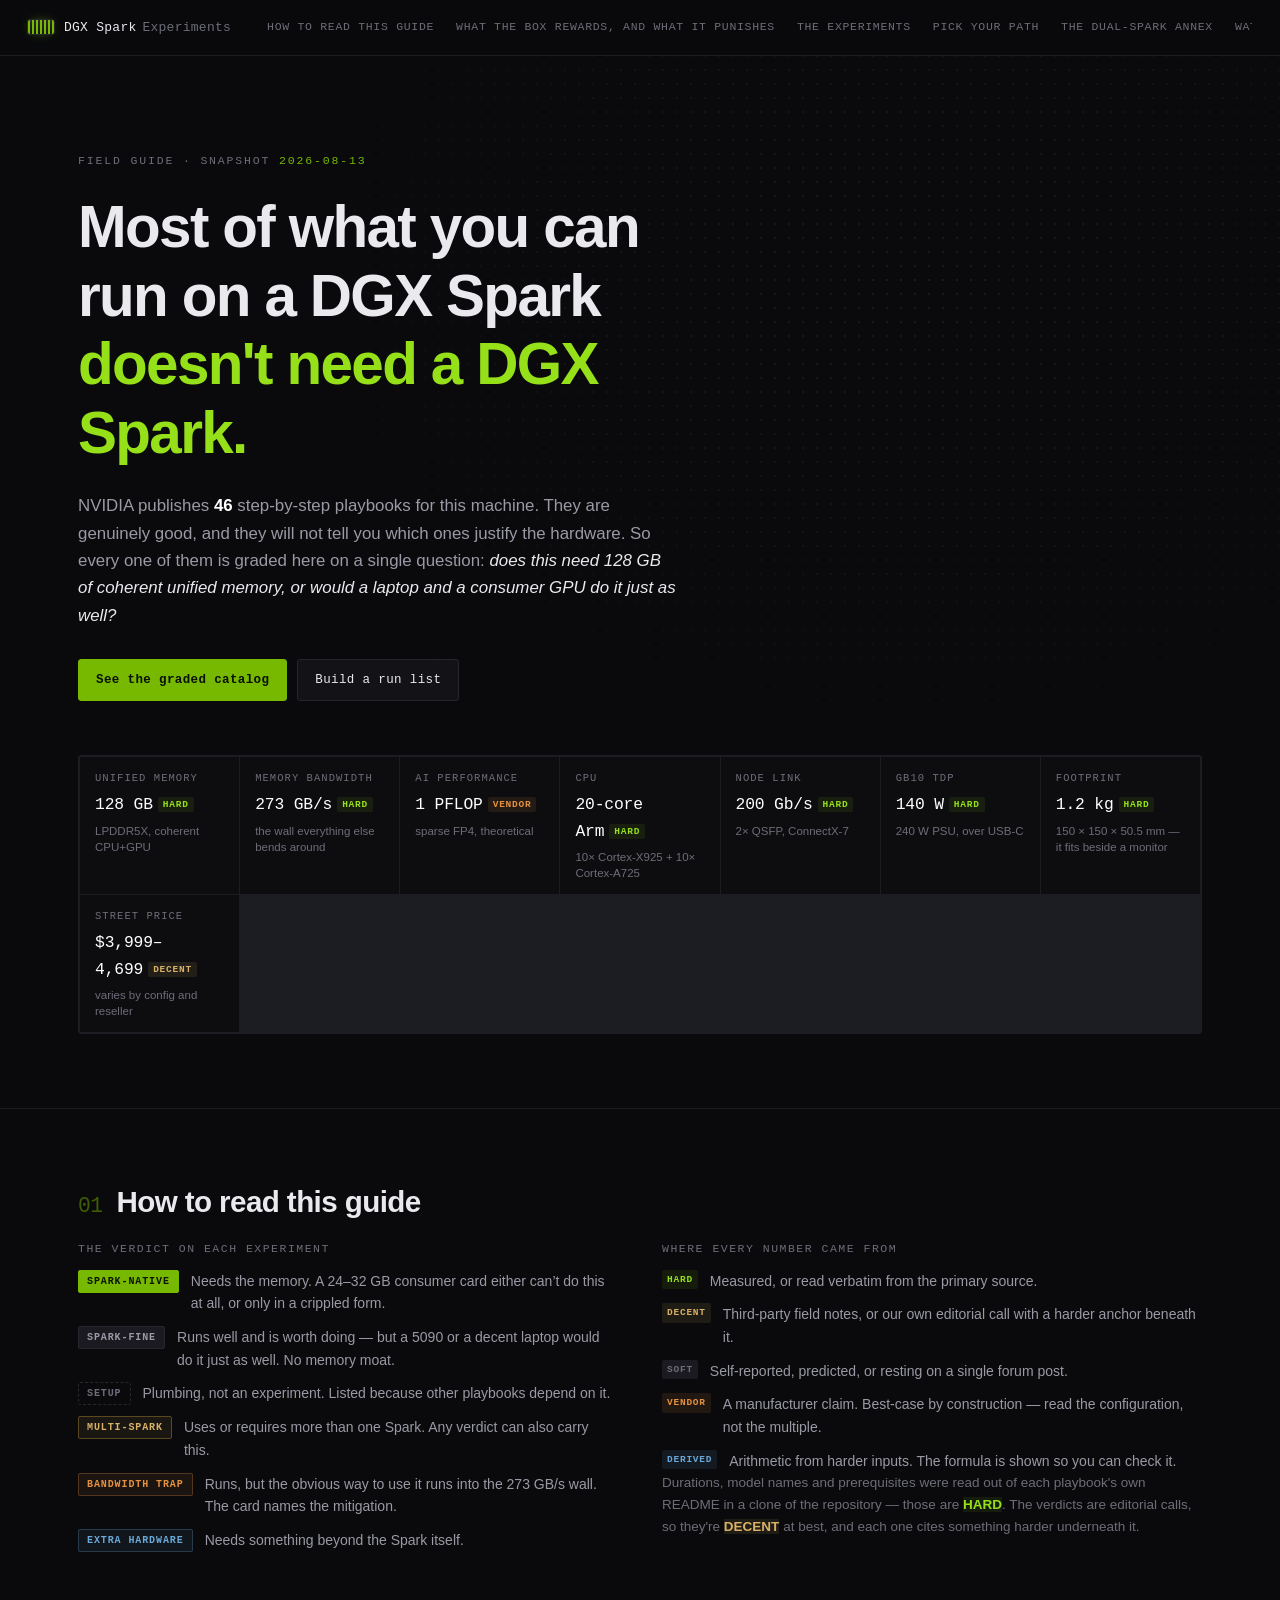
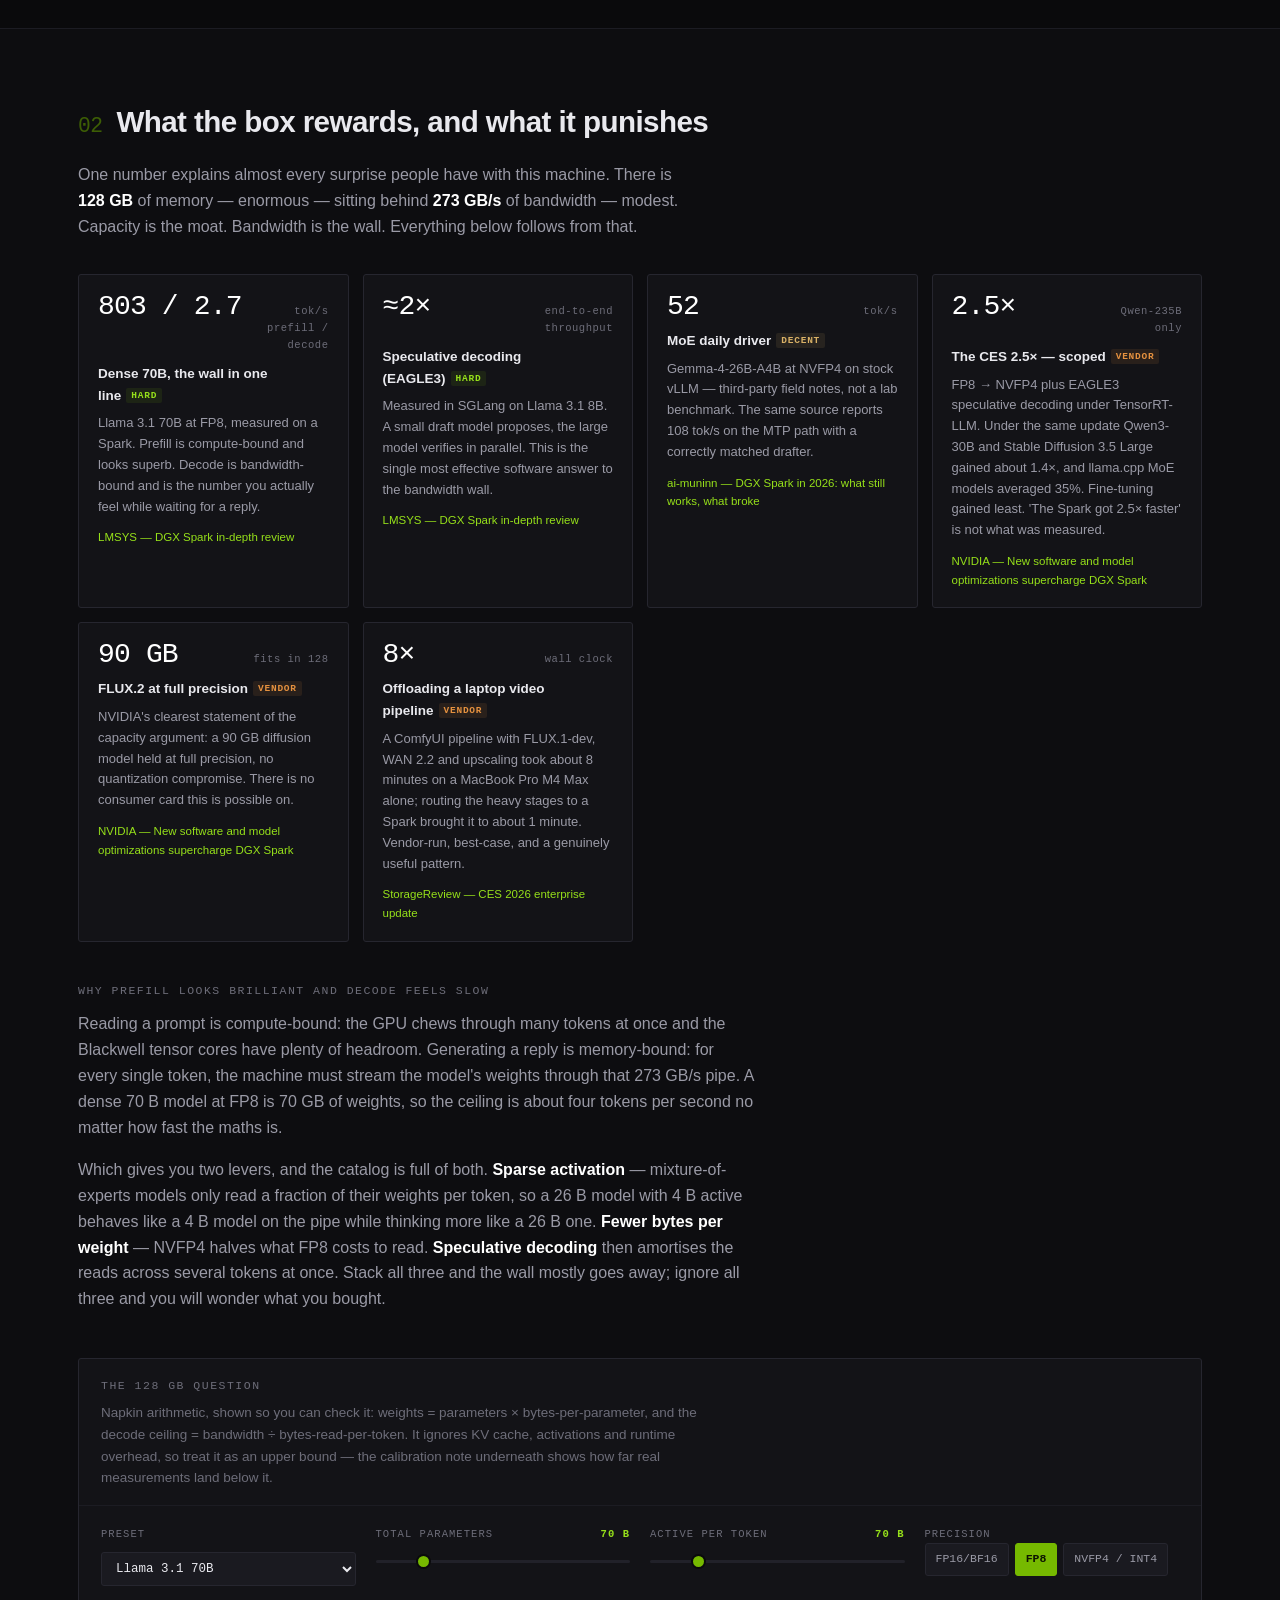
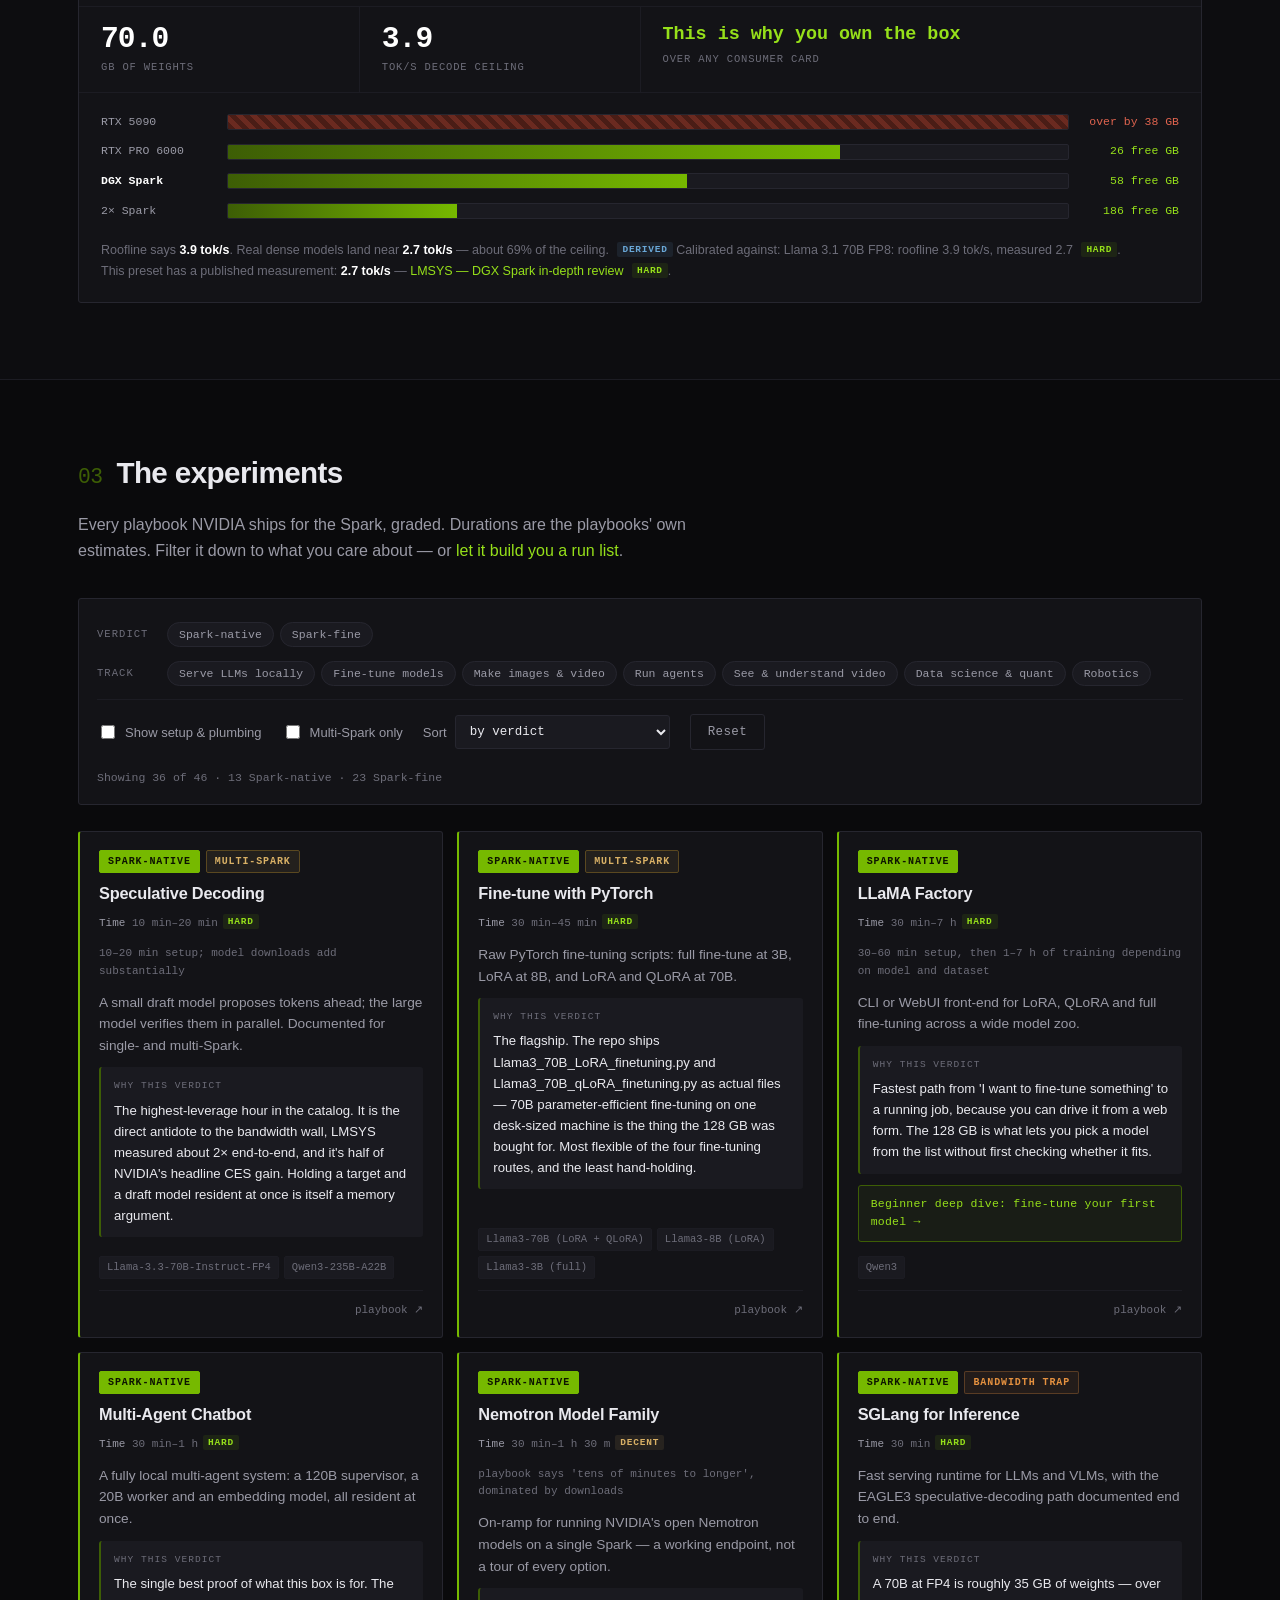
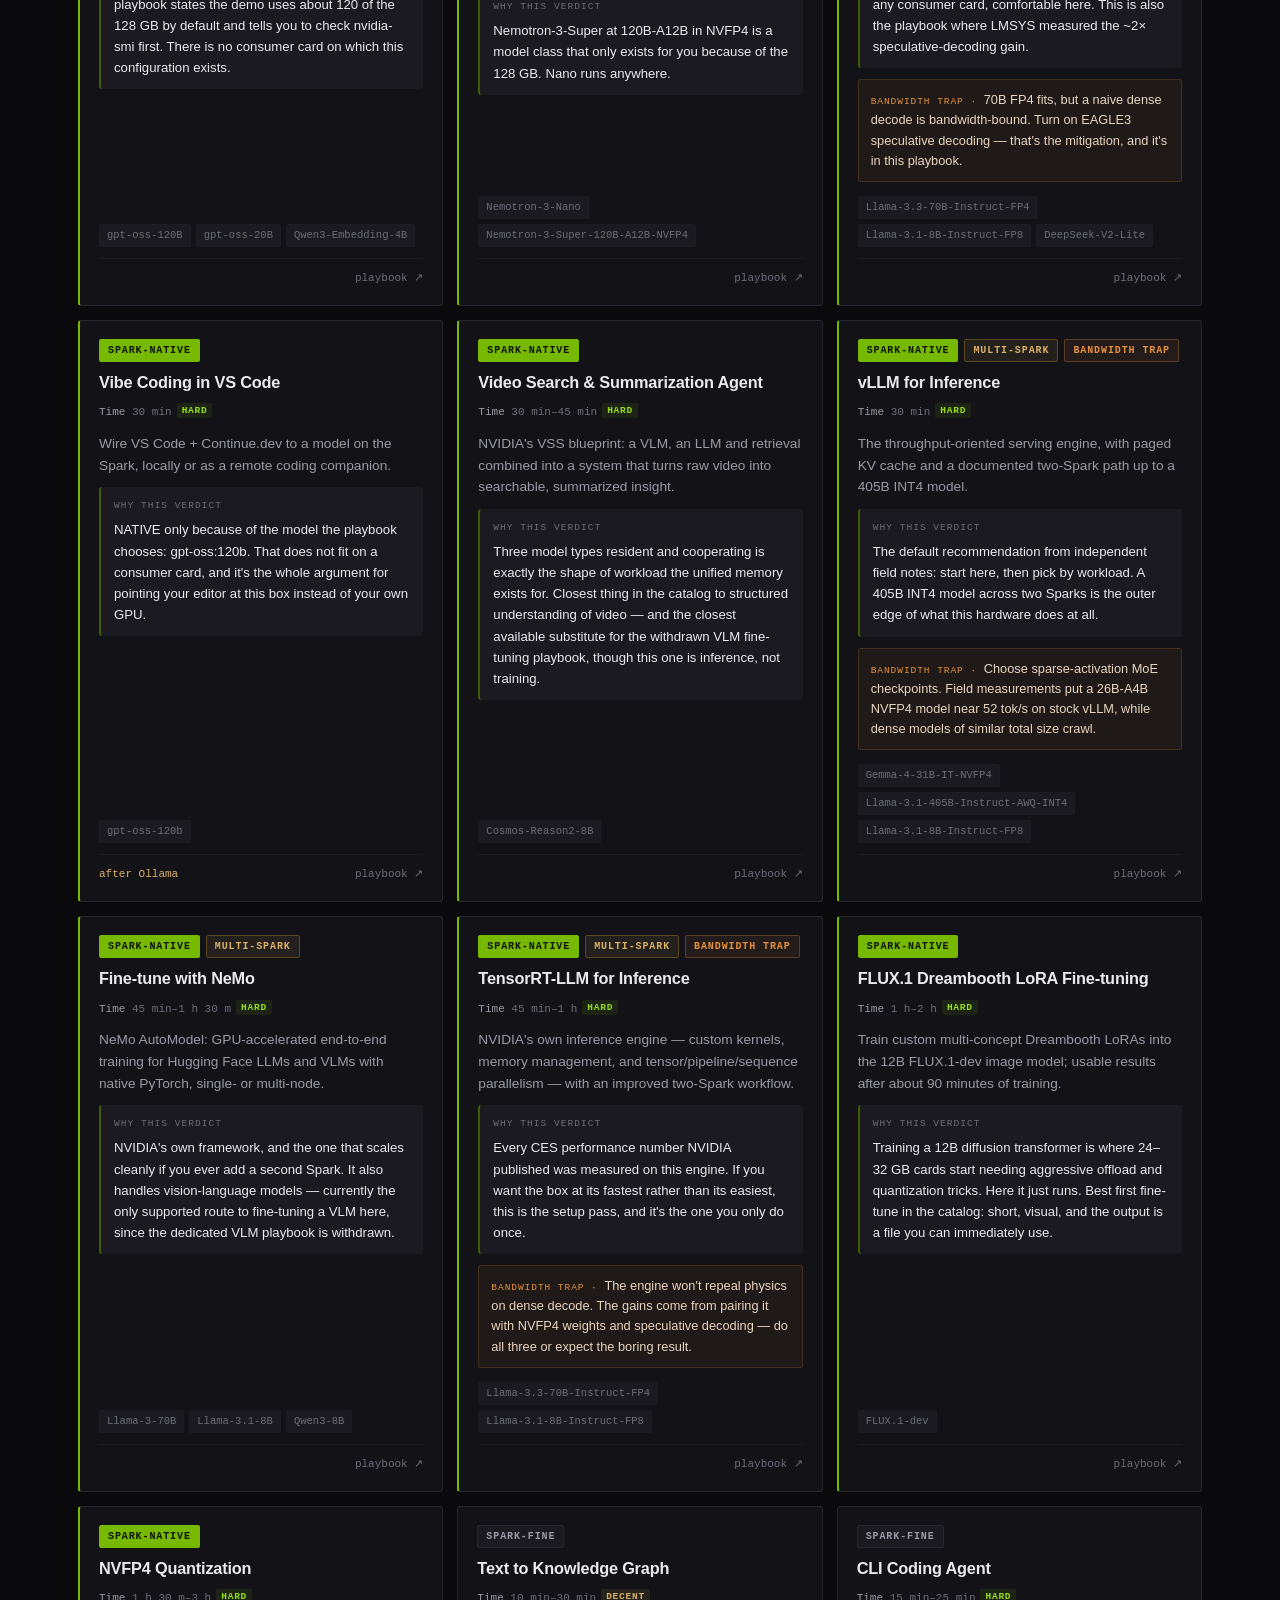
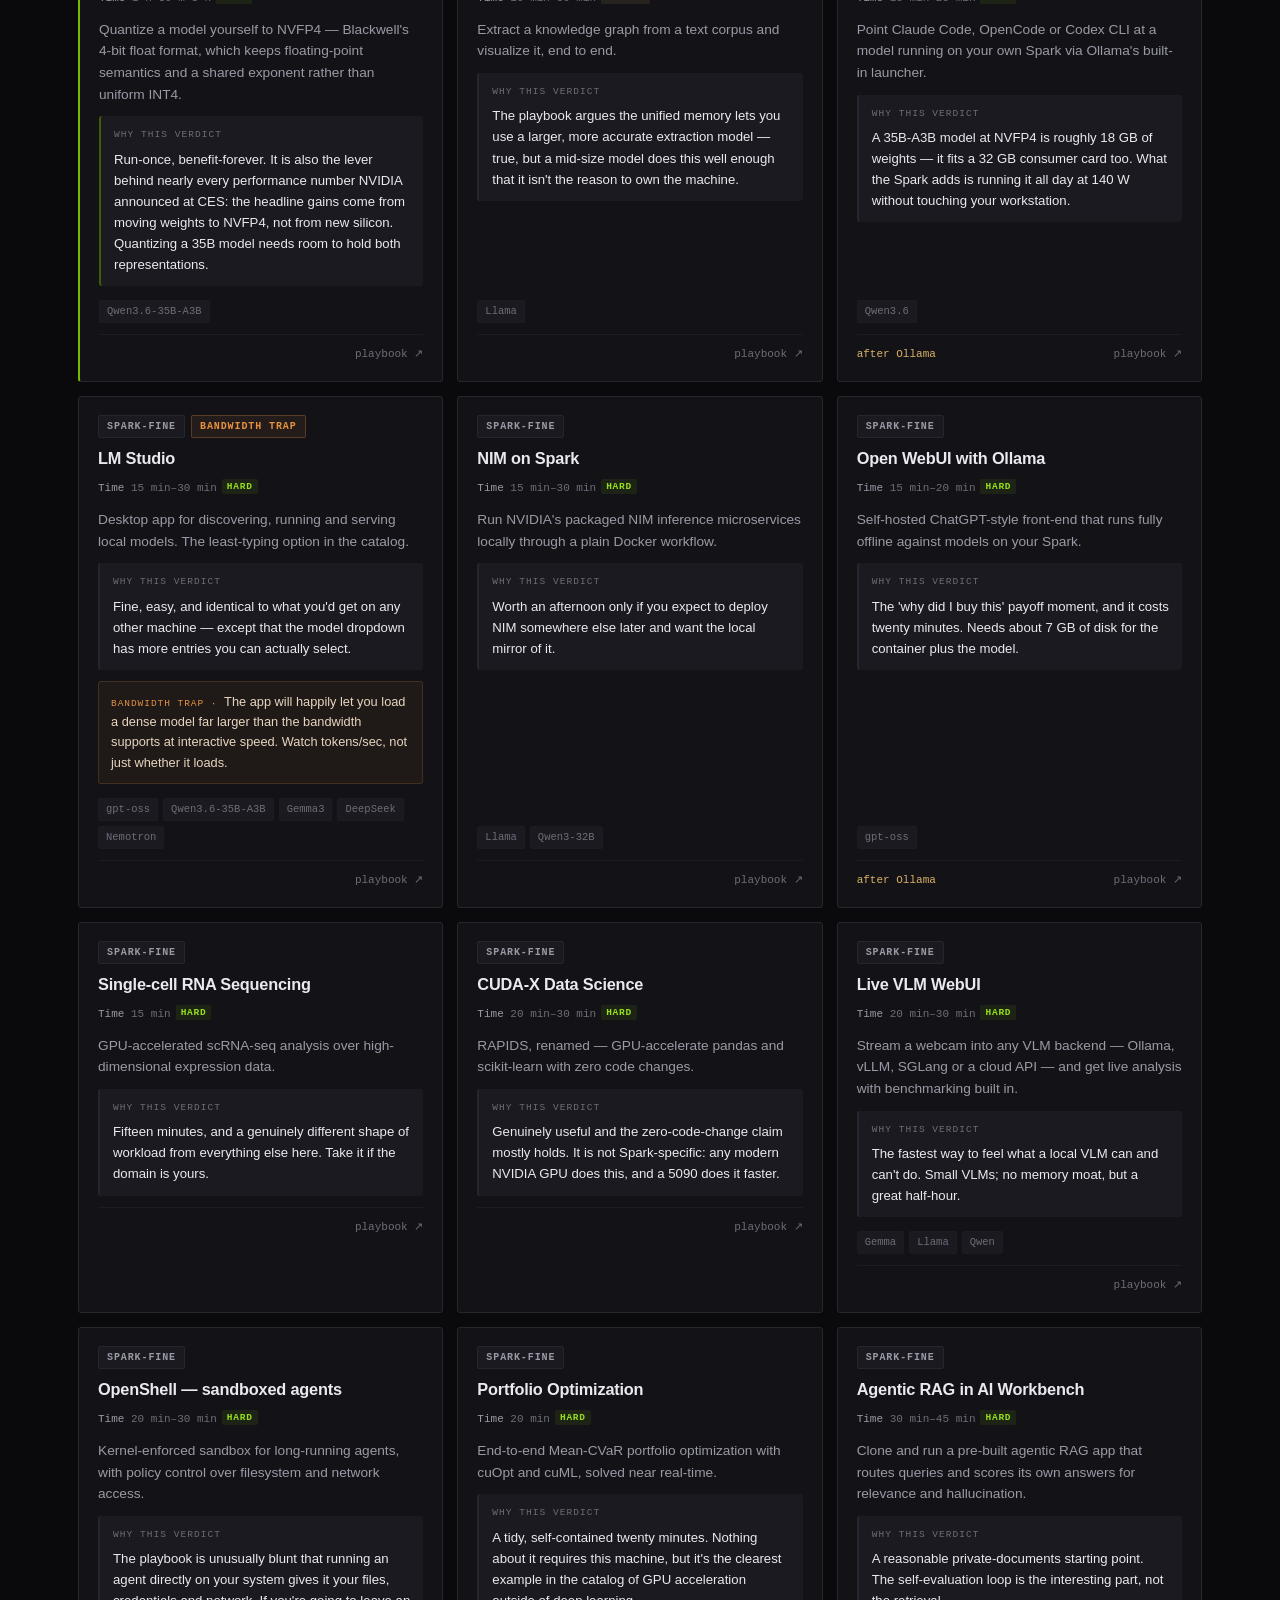
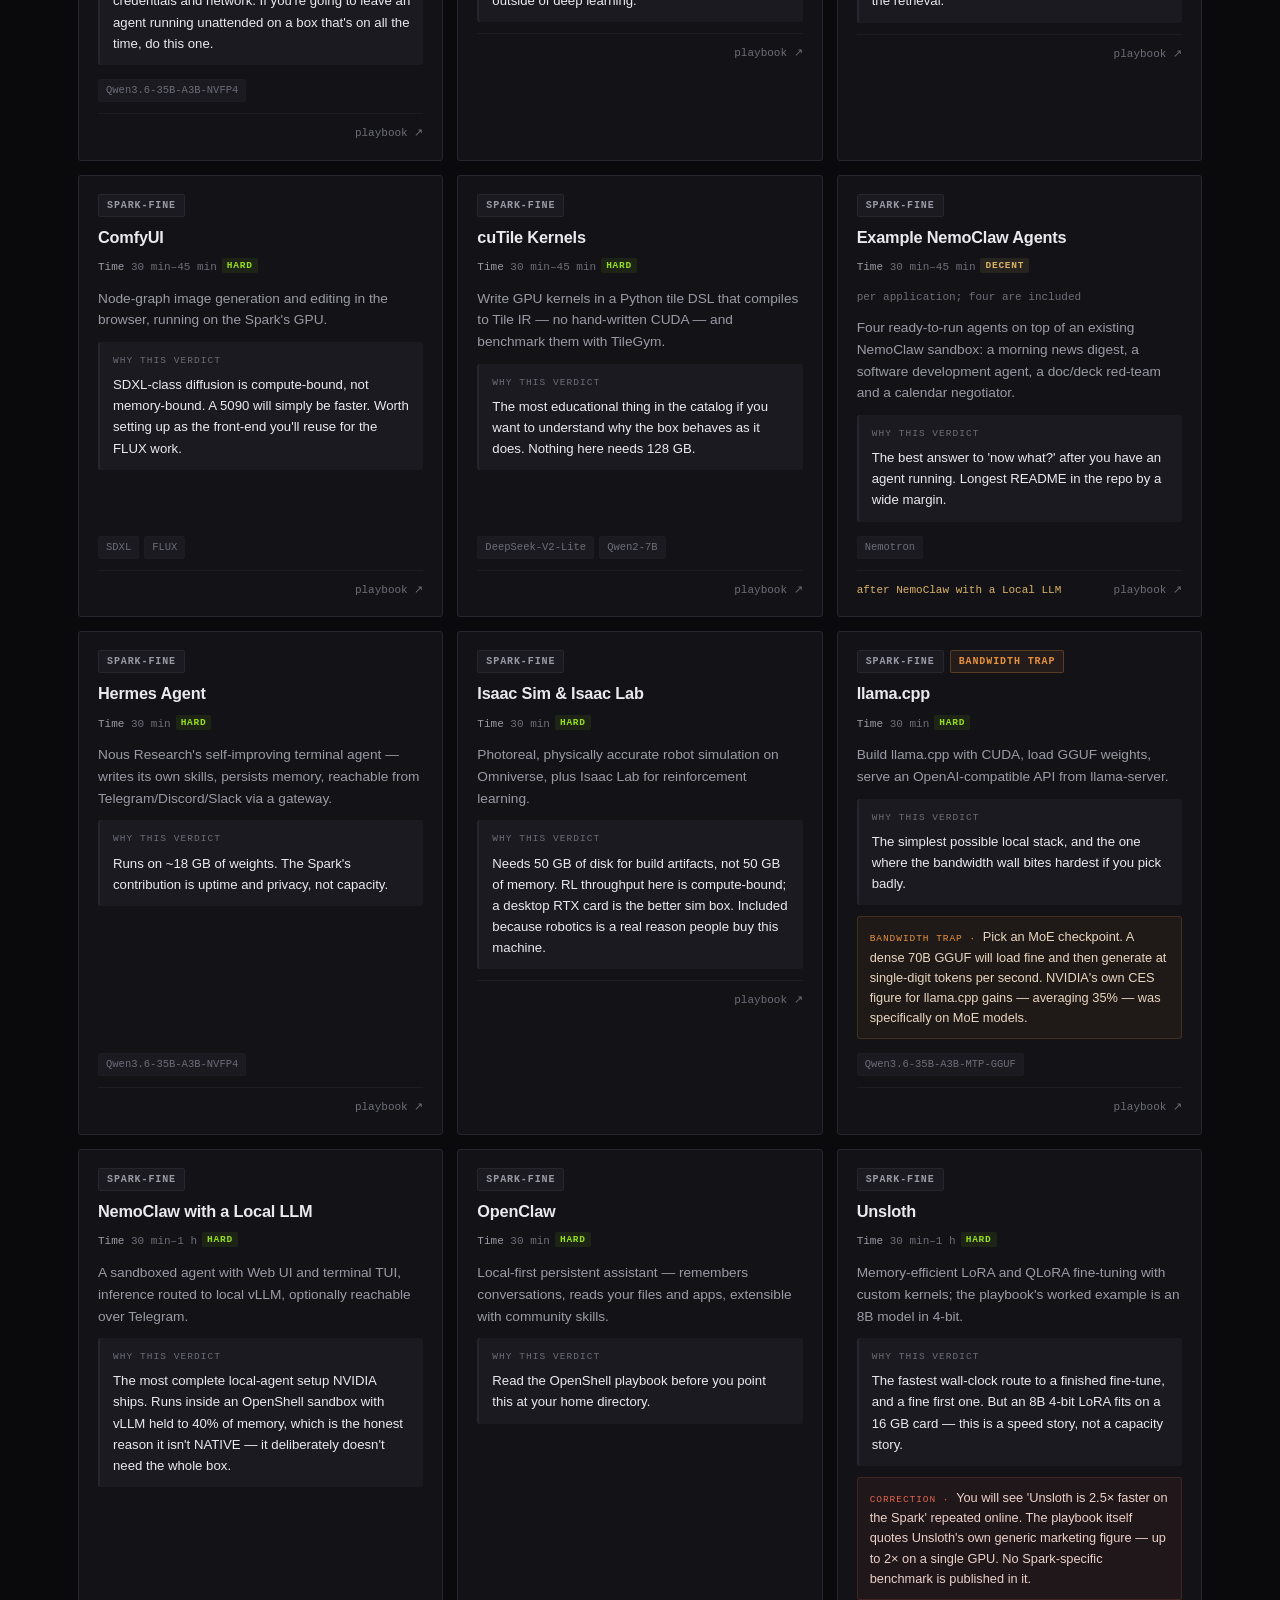
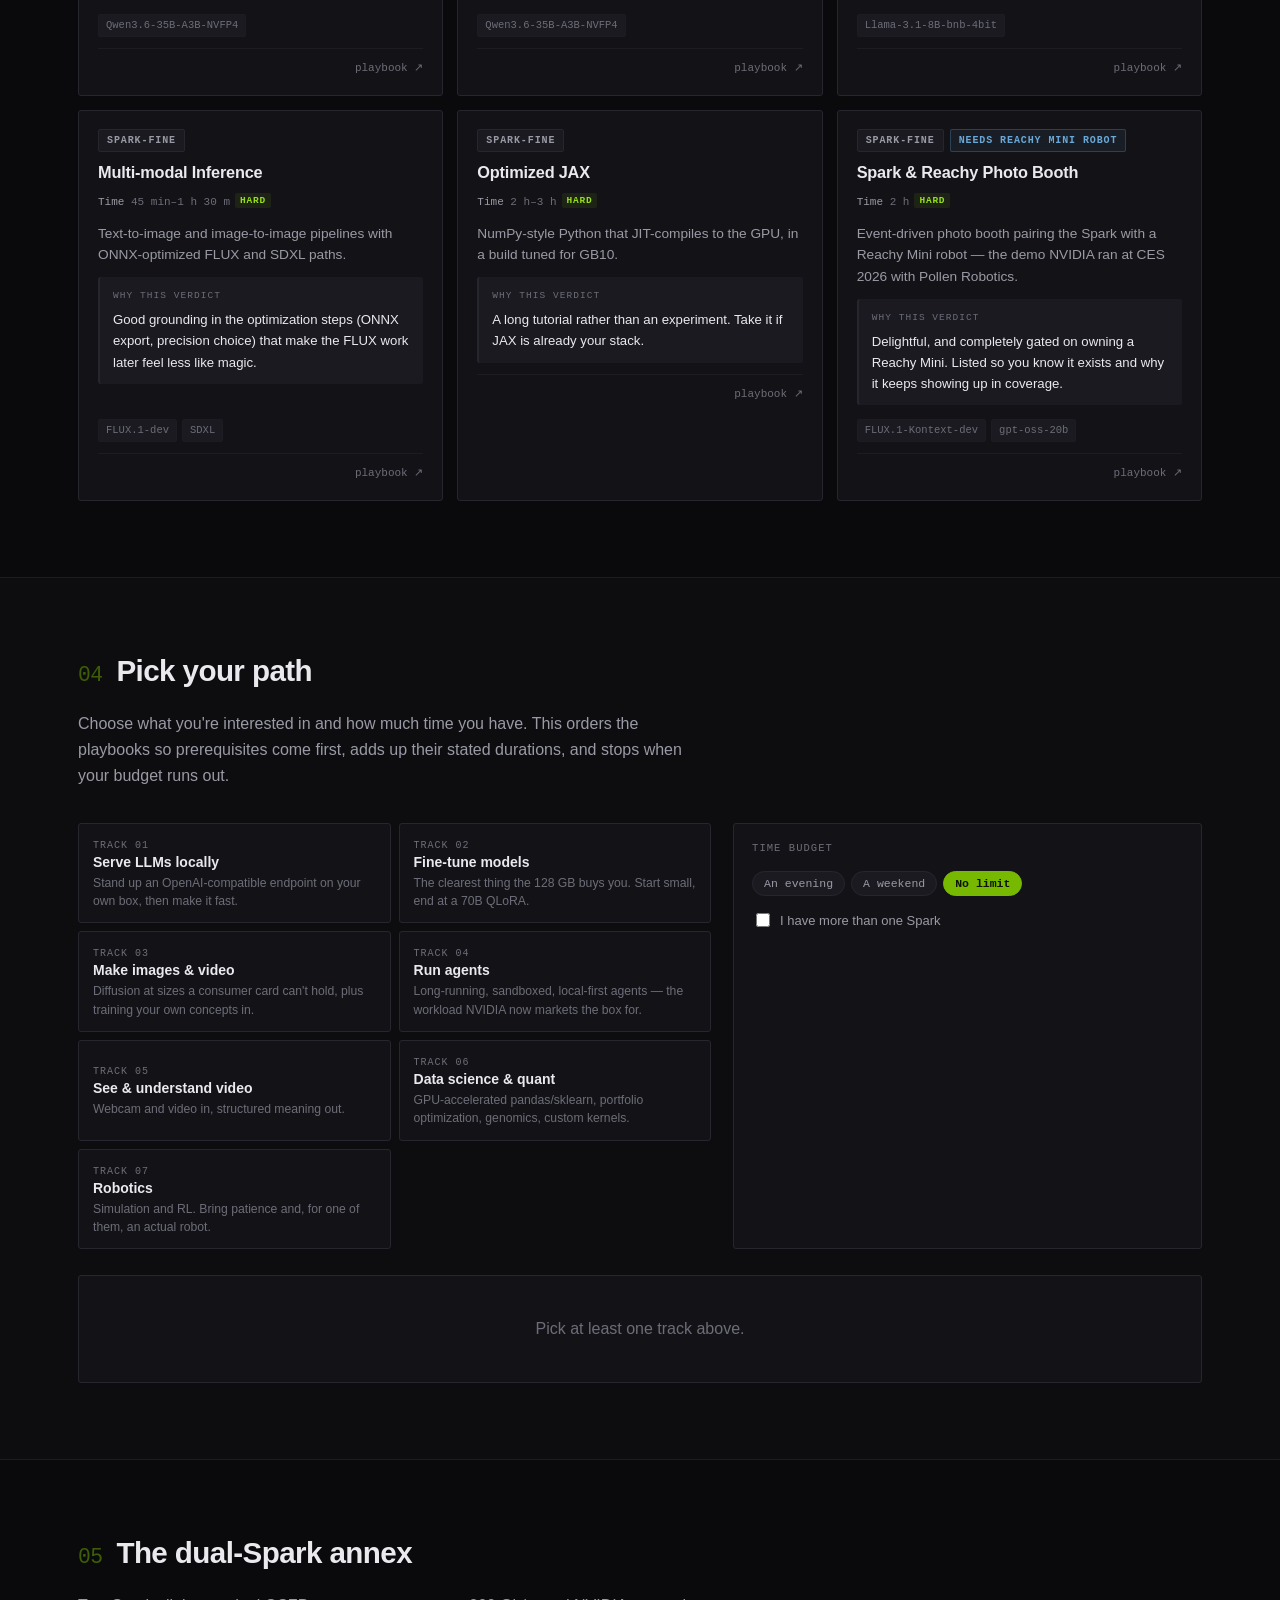
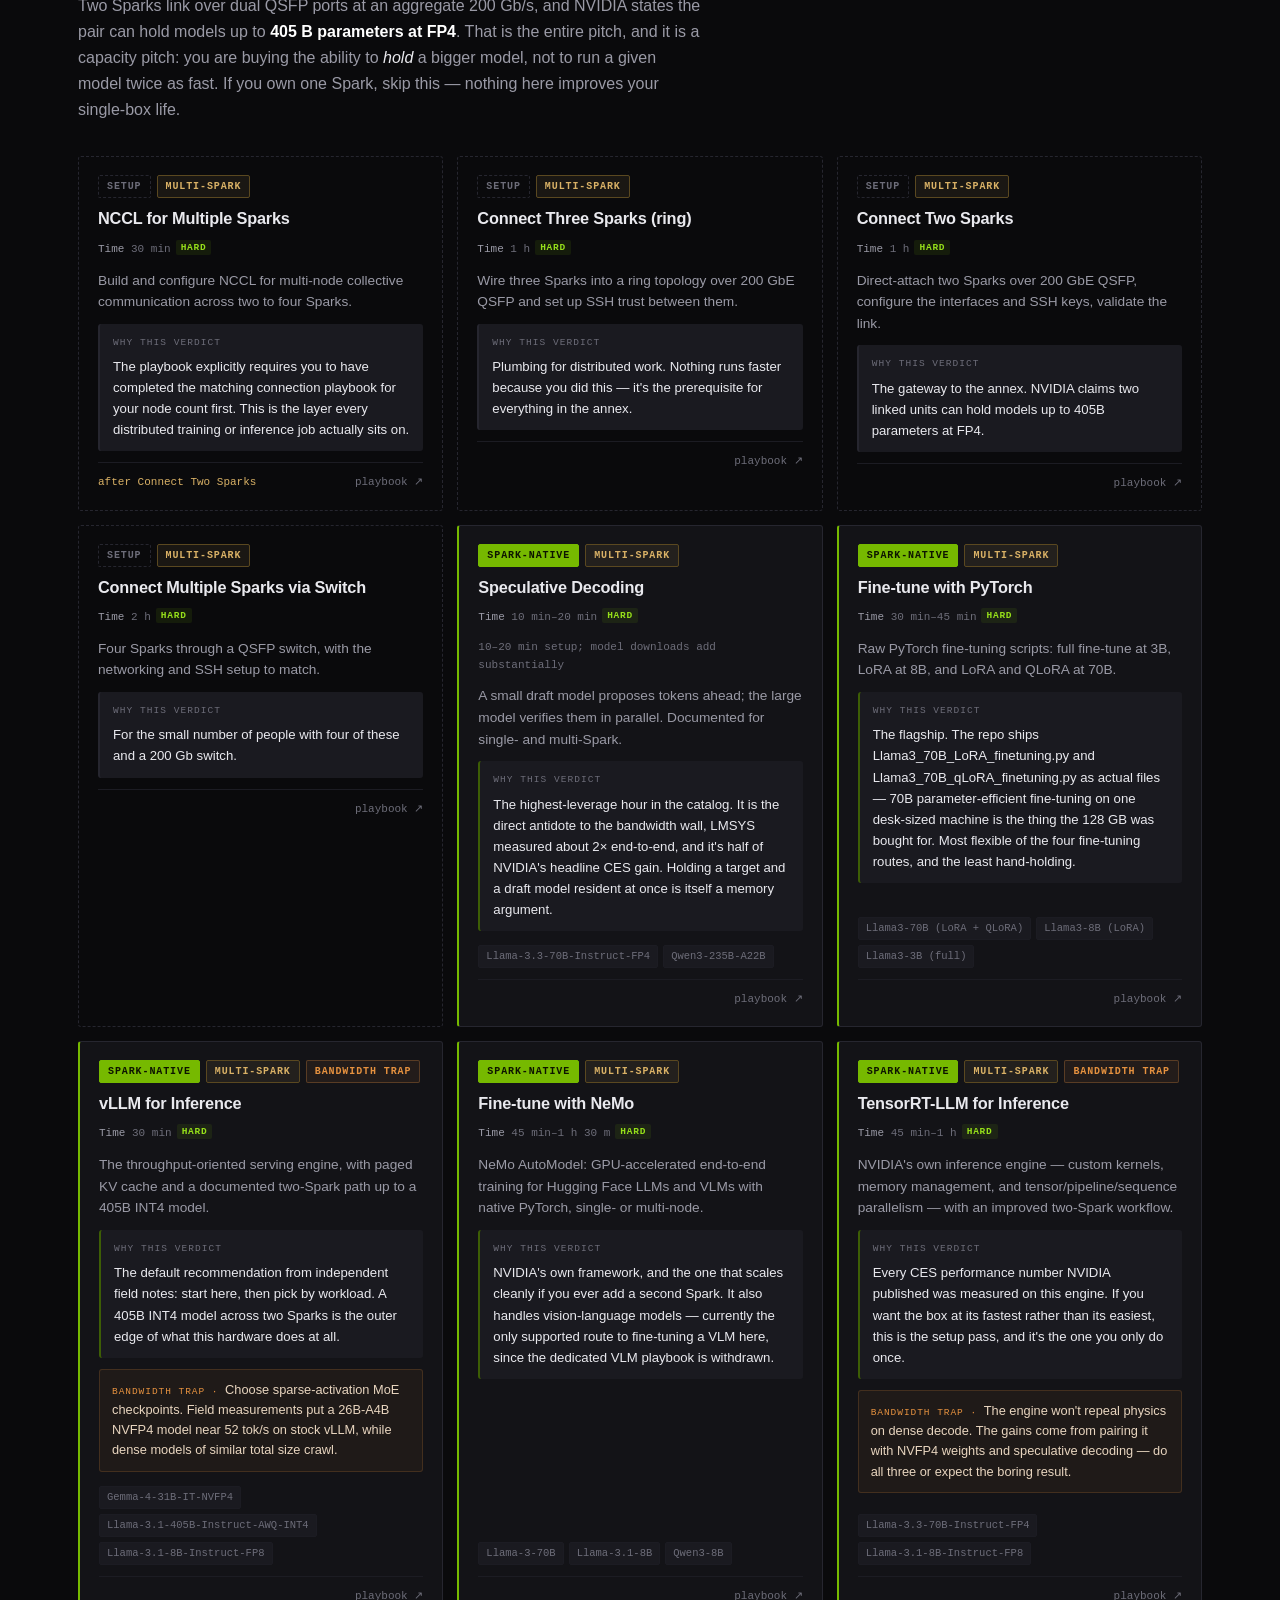
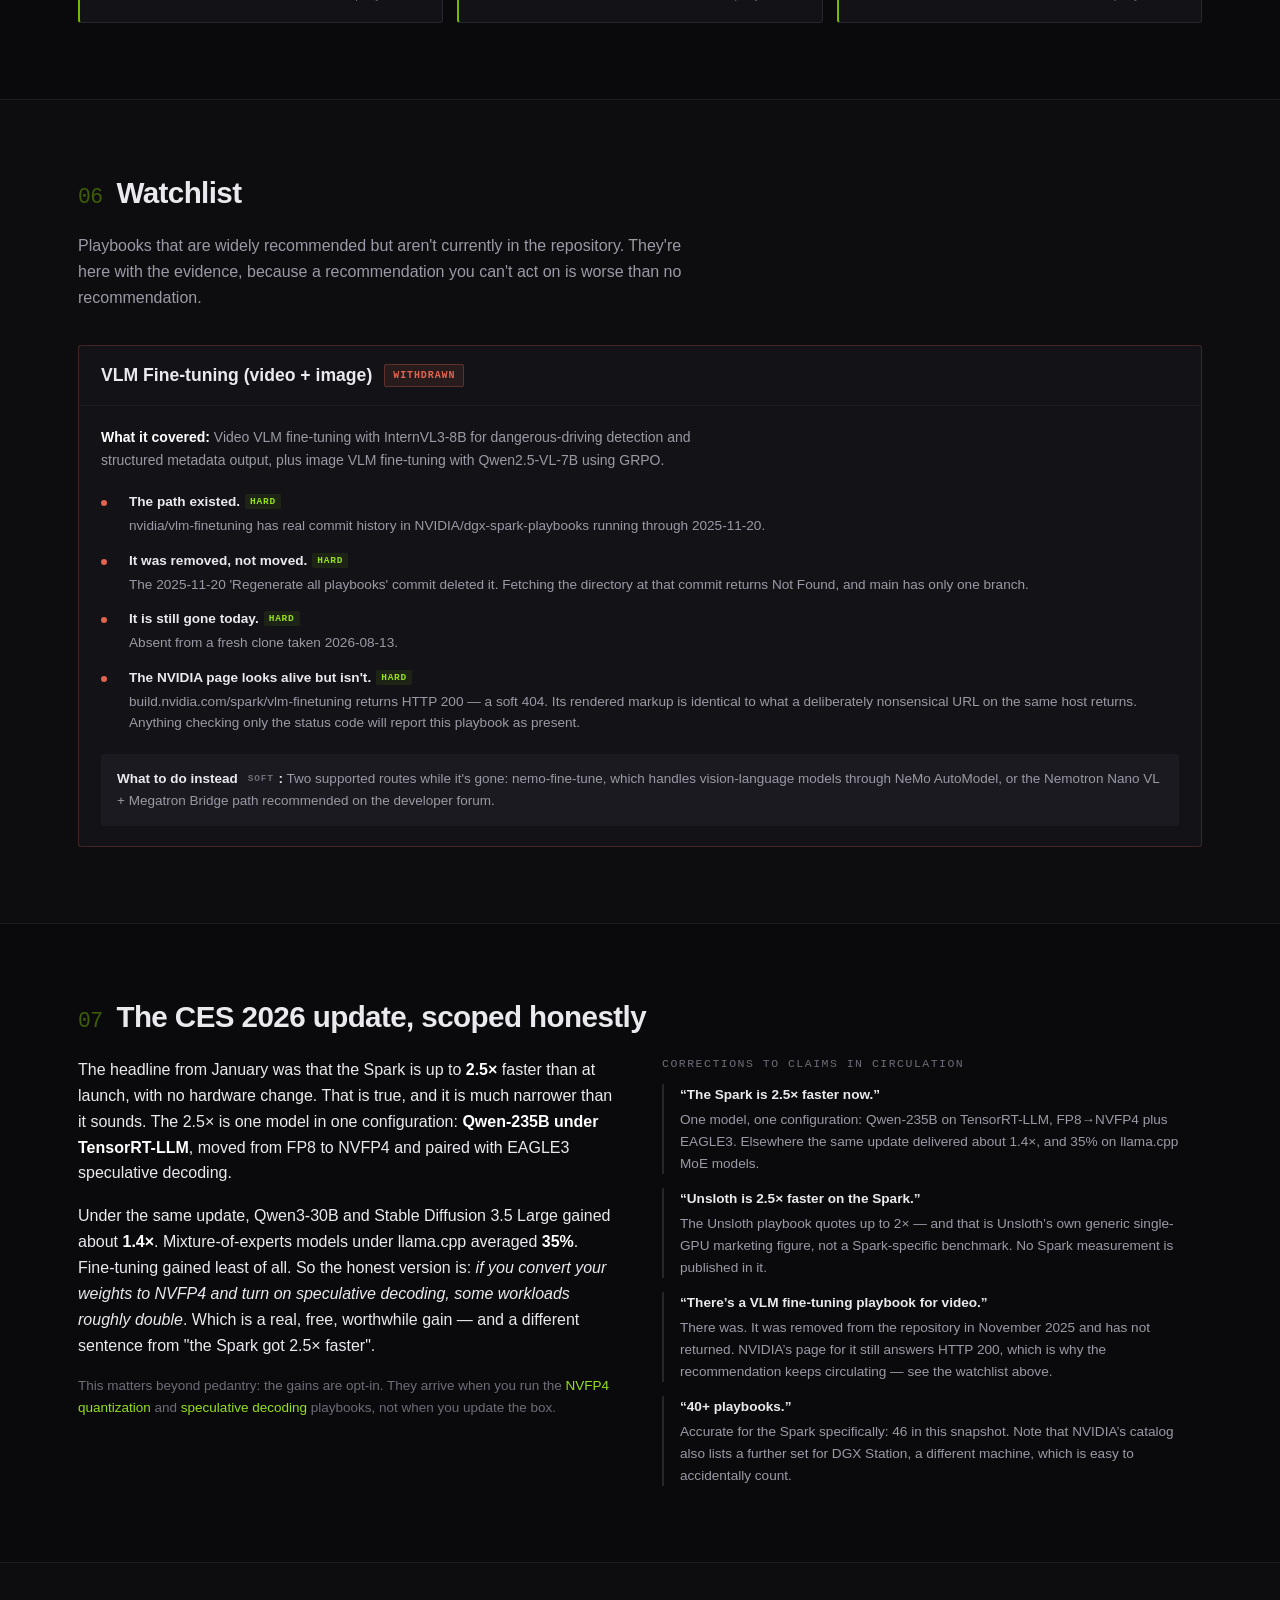
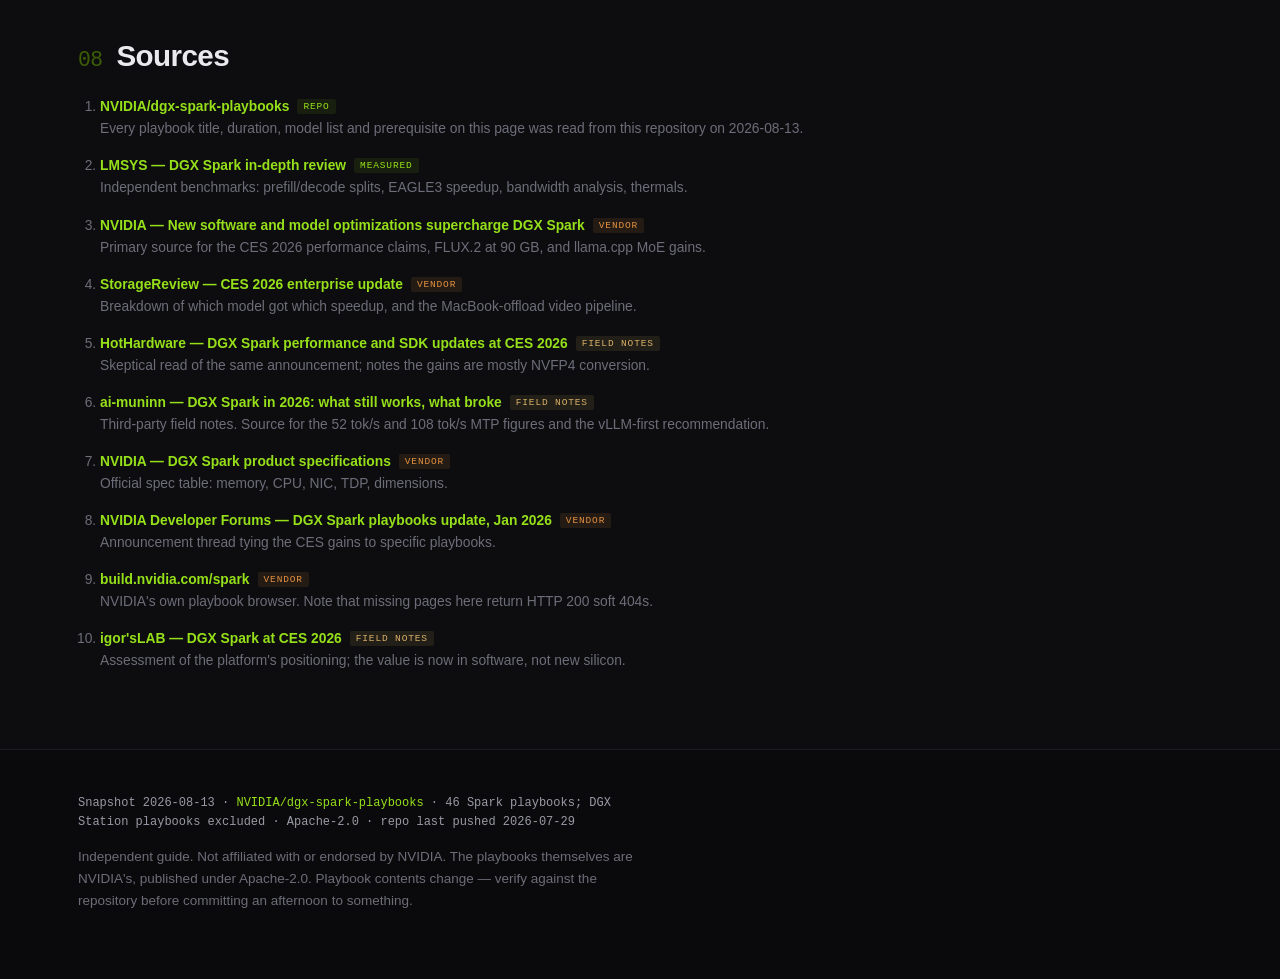
<file: index.html>
<!doctype html>
<html lang="en">
<head>
<meta charset="utf-8">
<meta name="viewport" content="width=device-width, initial-scale=1">
<title>DGX Spark Experiments — a field guide to what's worth running on it</title>
<meta name="description" content="Every official NVIDIA DGX Spark playbook, graded on one question: does this actually need the box? Real durations, honest performance numbers, and a memory-fit calculator.">
<meta property="og:title" content="DGX Spark Experiments">
<meta property="og:description" content="46 official playbooks, graded on whether they actually need 128 GB of unified memory.">
<meta property="og:type" content="website">
<link rel="icon" href="data:image/svg+xml,%3Csvg xmlns='http://www.w3.org/2000/svg' viewBox='0 0 32 32'%3E%3Crect width='32' height='32' rx='6' fill='%230b0b0d'/%3E%3Crect x='6' y='13' width='20' height='6' rx='1' fill='%2376b900'/%3E%3C/svg%3E">
<link rel="stylesheet" href="styles.css">
</head>
<body>

<div class="progress" id="progress" aria-hidden="true"><i></i></div>

<header class="topbar">
  <a class="brand" href="#top">
    <span class="brand-mark" aria-hidden="true"></span>
    <span class="brand-txt">DGX&nbsp;Spark<em>Experiments</em></span>
  </a>
  <nav class="topnav" id="topnav" aria-label="Sections"></nav>
</header>

<main id="top">

  <!-- ============================================================ HERO -->
  <section class="hero">
    <div class="hero-grid" aria-hidden="true"></div>
    <div class="wrap hero-inner">
      <p class="kicker">Field guide · snapshot <span id="snap-date"></span></p>
      <h1>Most of what you can run on a DGX&nbsp;Spark<br>
          <span class="hl">doesn't need a DGX Spark.</span></h1>
      <p class="lede">
        NVIDIA publishes <strong id="hero-count"></strong> step-by-step playbooks for this machine. They are
        genuinely good, and they will not tell you which ones justify the hardware.
        So every one of them is graded here on a single question: <em>does this need
        128&nbsp;GB of coherent unified memory, or would a laptop and a consumer GPU
        do it just as well?</em>
      </p>
      <div class="hero-cta">
        <a class="btn btn-primary" href="#experiments">See the graded catalog</a>
        <a class="btn" href="#path">Build a run list</a>
      </div>
      <dl class="hwstrip" id="hwstrip"></dl>
    </div>
  </section>

  <!-- ======================================================== §1 LEGEND -->
  <section class="sec" id="legend">
    <div class="wrap">
      <h2 class="sec-h"><span class="sec-n">01</span> How to read this guide <a class="anchor" href="#legend" aria-label="Link to this section">#</a></h2>

      <div class="cols2">
        <div>
          <h3 class="sub">The verdict on each experiment</h3>
          <ul class="legend" id="legend-verdicts"></ul>
        </div>
        <div>
          <h3 class="sub">Where every number came from</h3>
          <ul class="legend" id="legend-conf"></ul>
          <p class="note">
            Durations, model names and prerequisites were read out of each playbook's own
            README in a clone of the repository — those are <b class="c-hard">HARD</b>.
            The verdicts are editorial calls, so they're <b class="c-decent">DECENT</b> at
            best, and each one cites something harder underneath it.
          </p>
        </div>
      </div>
    </div>
  </section>

  <!-- ================================================ §2 REWARDS/PUNISHES -->
  <section class="sec alt" id="physics">
    <div class="wrap">
      <h2 class="sec-h"><span class="sec-n">02</span> What the box rewards, and what it punishes <a class="anchor" href="#physics" aria-label="Link to this section">#</a></h2>

      <p class="sec-lede">
        One number explains almost every surprise people have with this machine.
        There is <b>128&nbsp;GB</b> of memory — enormous — sitting behind
        <b>273&nbsp;GB/s</b> of bandwidth — modest. Capacity is the moat.
        Bandwidth is the wall. Everything below follows from that.
      </p>

      <div class="anchors" id="anchors"></div>

      <div class="explain">
        <h3 class="sub">Why prefill looks brilliant and decode feels slow</h3>
        <p>
          Reading a prompt is compute-bound: the GPU chews through many tokens at once and the
          Blackwell tensor cores have plenty of headroom. Generating a reply is memory-bound:
          for every single token, the machine must stream the model's weights through that
          273&nbsp;GB/s pipe. A dense 70&nbsp;B model at FP8 is 70&nbsp;GB of weights, so the
          ceiling is about four tokens per second no matter how fast the maths is.
        </p>
        <p>
          Which gives you two levers, and the catalog is full of both.
          <b>Sparse activation</b> — mixture-of-experts models only read a fraction of their
          weights per token, so a 26&nbsp;B model with 4&nbsp;B active behaves like a 4&nbsp;B
          model on the pipe while thinking more like a 26&nbsp;B one.
          <b>Fewer bytes per weight</b> — NVFP4 halves what FP8 costs to read.
          <b>Speculative decoding</b> then amortises the reads across several tokens at once.
          Stack all three and the wall mostly goes away; ignore all three and you will wonder
          what you bought.
        </p>
      </div>

      <!-- fit calculator -->
      <div class="calc" id="calc">
        <div class="calc-head">
          <h3 class="sub">The 128&nbsp;GB question</h3>
          <p class="note">
            Napkin arithmetic, shown so you can check it: weights&nbsp;=&nbsp;parameters&nbsp;×&nbsp;bytes-per-parameter,
            and the decode ceiling&nbsp;=&nbsp;bandwidth&nbsp;÷&nbsp;bytes-read-per-token. It ignores KV cache,
            activations and runtime overhead, so treat it as an upper bound — the calibration
            note underneath shows how far real measurements land below it.
          </p>
        </div>

        <div class="calc-controls">
          <label class="ctl">
            <span>Preset</span>
            <select id="calc-preset"></select>
          </label>
          <label class="ctl">
            <span>Total parameters <output id="out-total"></output></span>
            <input type="range" id="calc-total" min="1" max="405" step="1" value="70">
          </label>
          <label class="ctl">
            <span>Active per token <output id="out-active"></output></span>
            <input type="range" id="calc-active" min="1" max="405" step="1" value="70">
          </label>
          <fieldset class="ctl ctl-radio">
            <legend>Precision</legend>
            <div id="calc-prec" class="radios"></div>
          </fieldset>
        </div>

        <div class="calc-out">
          <div class="calc-num">
            <b id="calc-weights"></b><span>GB of weights</span>
          </div>
          <div class="calc-num">
            <b id="calc-ceiling"></b><span>tok/s decode ceiling</span>
          </div>
          <div class="calc-num calc-num-wide">
            <b id="calc-verdict-t" class="calc-verdict"></b><span id="calc-verdict-s"></span>
          </div>
        </div>

        <div class="fitbars" id="fitbars"></div>
        <p class="calib" id="calib"></p>
      </div>
    </div>
  </section>

  <!-- =================================================== §3 THE EXPERIMENTS -->
  <section class="sec" id="experiments">
    <div class="wrap">
      <h2 class="sec-h"><span class="sec-n">03</span> The experiments <a class="anchor" href="#experiments" aria-label="Link to this section">#</a></h2>
      <p class="sec-lede">
        Every playbook NVIDIA ships for the Spark, graded. Durations are the playbooks' own
        estimates. Filter it down to what you care about — or
        <a href="#path">let it build you a run list</a>.
      </p>

      <div class="filters" id="filters">
        <div class="filter-row">
          <span class="filter-label">Verdict</span>
          <div class="chips" id="f-verdict"></div>
        </div>
        <div class="filter-row">
          <span class="filter-label">Track</span>
          <div class="chips" id="f-track"></div>
        </div>
        <div class="filter-row filter-row-end">
          <label class="toggle"><input type="checkbox" id="f-setup"> <span>Show setup &amp; plumbing</span></label>
          <label class="toggle"><input type="checkbox" id="f-two"> <span>Multi-Spark only</span></label>
          <label class="sortsel">Sort
            <select id="f-sort">
              <option value="verdict">by verdict</option>
              <option value="time">by time, shortest first</option>
              <option value="timeDesc">by time, longest first</option>
              <option value="name">alphabetically</option>
            </select>
          </label>
          <button class="btn btn-ghost" id="f-reset" type="button">Reset</button>
        </div>
        <p class="count" id="f-count" role="status"></p>
      </div>

      <div class="cards" id="cards"></div>
    </div>
  </section>

  <!-- ======================================================= §4 PATH BUILDER -->
  <section class="sec alt" id="path">
    <div class="wrap">
      <h2 class="sec-h"><span class="sec-n">04</span> Pick your path <a class="anchor" href="#path" aria-label="Link to this section">#</a></h2>
      <p class="sec-lede">
        Choose what you're interested in and how much time you have. This orders the
        playbooks so prerequisites come first, adds up their stated durations, and
        stops when your budget runs out.
      </p>

      <div class="picker">
        <div class="picker-tracks" id="picker-tracks"></div>
        <div class="picker-budget">
          <span class="filter-label">Time budget</span>
          <div class="chips" id="picker-budget"></div>
          <label class="toggle"><input type="checkbox" id="picker-two"> <span>I have more than one Spark</span></label>
        </div>
      </div>

      <div class="plan" id="plan"></div>
    </div>
  </section>

  <!-- ========================================================= §5 2-SPARK -->
  <section class="sec" id="annex">
    <div class="wrap">
      <h2 class="sec-h"><span class="sec-n">05</span> The dual-Spark annex <a class="anchor" href="#annex" aria-label="Link to this section">#</a></h2>
      <p class="sec-lede">
        Two Sparks link over dual QSFP ports at an aggregate 200&nbsp;Gb/s, and NVIDIA states
        the pair can hold models up to <b>405&nbsp;B parameters at FP4</b>. That is the entire
        pitch, and it is a capacity pitch: you are buying the ability to <em>hold</em> a bigger
        model, not to run a given model twice as fast. If you own one Spark, skip this —
        nothing here improves your single-box life.
      </p>
      <div class="cards cards-annex" id="annex-cards"></div>
    </div>
  </section>

  <!-- ======================================================== §6 WATCHLIST -->
  <section class="sec alt" id="watchlist">
    <div class="wrap">
      <h2 class="sec-h"><span class="sec-n">06</span> Watchlist <a class="anchor" href="#watchlist" aria-label="Link to this section">#</a></h2>
      <p class="sec-lede">
        Playbooks that are widely recommended but aren't currently in the repository.
        They're here with the evidence, because a recommendation you can't act on is worse
        than no recommendation.
      </p>
      <div id="watch"></div>
    </div>
  </section>

  <!-- ============================================================= §7 CES -->
  <section class="sec" id="ces">
    <div class="wrap">
      <h2 class="sec-h"><span class="sec-n">07</span> The CES 2026 update, scoped honestly <a class="anchor" href="#ces" aria-label="Link to this section">#</a></h2>
      <div class="cols2">
        <div>
          <p>
            The headline from January was that the Spark is up to <b>2.5×</b> faster than at
            launch, with no hardware change. That is true, and it is much narrower than it
            sounds. The 2.5× is one model in one configuration: <b>Qwen-235B under
            TensorRT-LLM</b>, moved from FP8 to NVFP4 and paired with EAGLE3 speculative
            decoding.
          </p>
          <p>
            Under the same update, Qwen3-30B and Stable Diffusion 3.5 Large gained about
            <b>1.4×</b>. Mixture-of-experts models under llama.cpp averaged <b>35%</b>.
            Fine-tuning gained least of all. So the honest version is: <em>if you convert
            your weights to NVFP4 and turn on speculative decoding, some workloads roughly
            double</em>. Which is a real, free, worthwhile gain — and a different sentence
            from "the Spark got 2.5× faster".
          </p>
          <p class="note">
            This matters beyond pedantry: the gains are opt-in. They arrive when you run the
            <a href="#experiments" data-goto="nvfp4-quantization">NVFP4 quantization</a> and
            <a href="#experiments" data-goto="speculative-decoding">speculative decoding</a>
            playbooks, not when you update the box.
          </p>
        </div>
        <div>
          <h3 class="sub">Corrections to claims in circulation</h3>
          <ul class="corrections" id="corrections"></ul>
        </div>
      </div>
    </div>
  </section>

  <!-- ========================================================= §8 SOURCES -->
  <section class="sec alt" id="sources">
    <div class="wrap">
      <h2 class="sec-h"><span class="sec-n">08</span> Sources <a class="anchor" href="#sources" aria-label="Link to this section">#</a></h2>
      <ol class="sources" id="sources-list"></ol>
    </div>
  </section>

</main>

<footer class="foot">
  <div class="wrap">
    <p id="foot-snap"></p>
    <p class="note">
      Independent guide. Not affiliated with or endorsed by NVIDIA. The playbooks themselves
      are NVIDIA's, published under Apache-2.0. Playbook contents change — verify against the
      repository before committing an afternoon to something.
    </p>
  </div>
</footer>

<script src="data.js"></script>
<script src="app.js"></script>
</body>
</html>
</file>
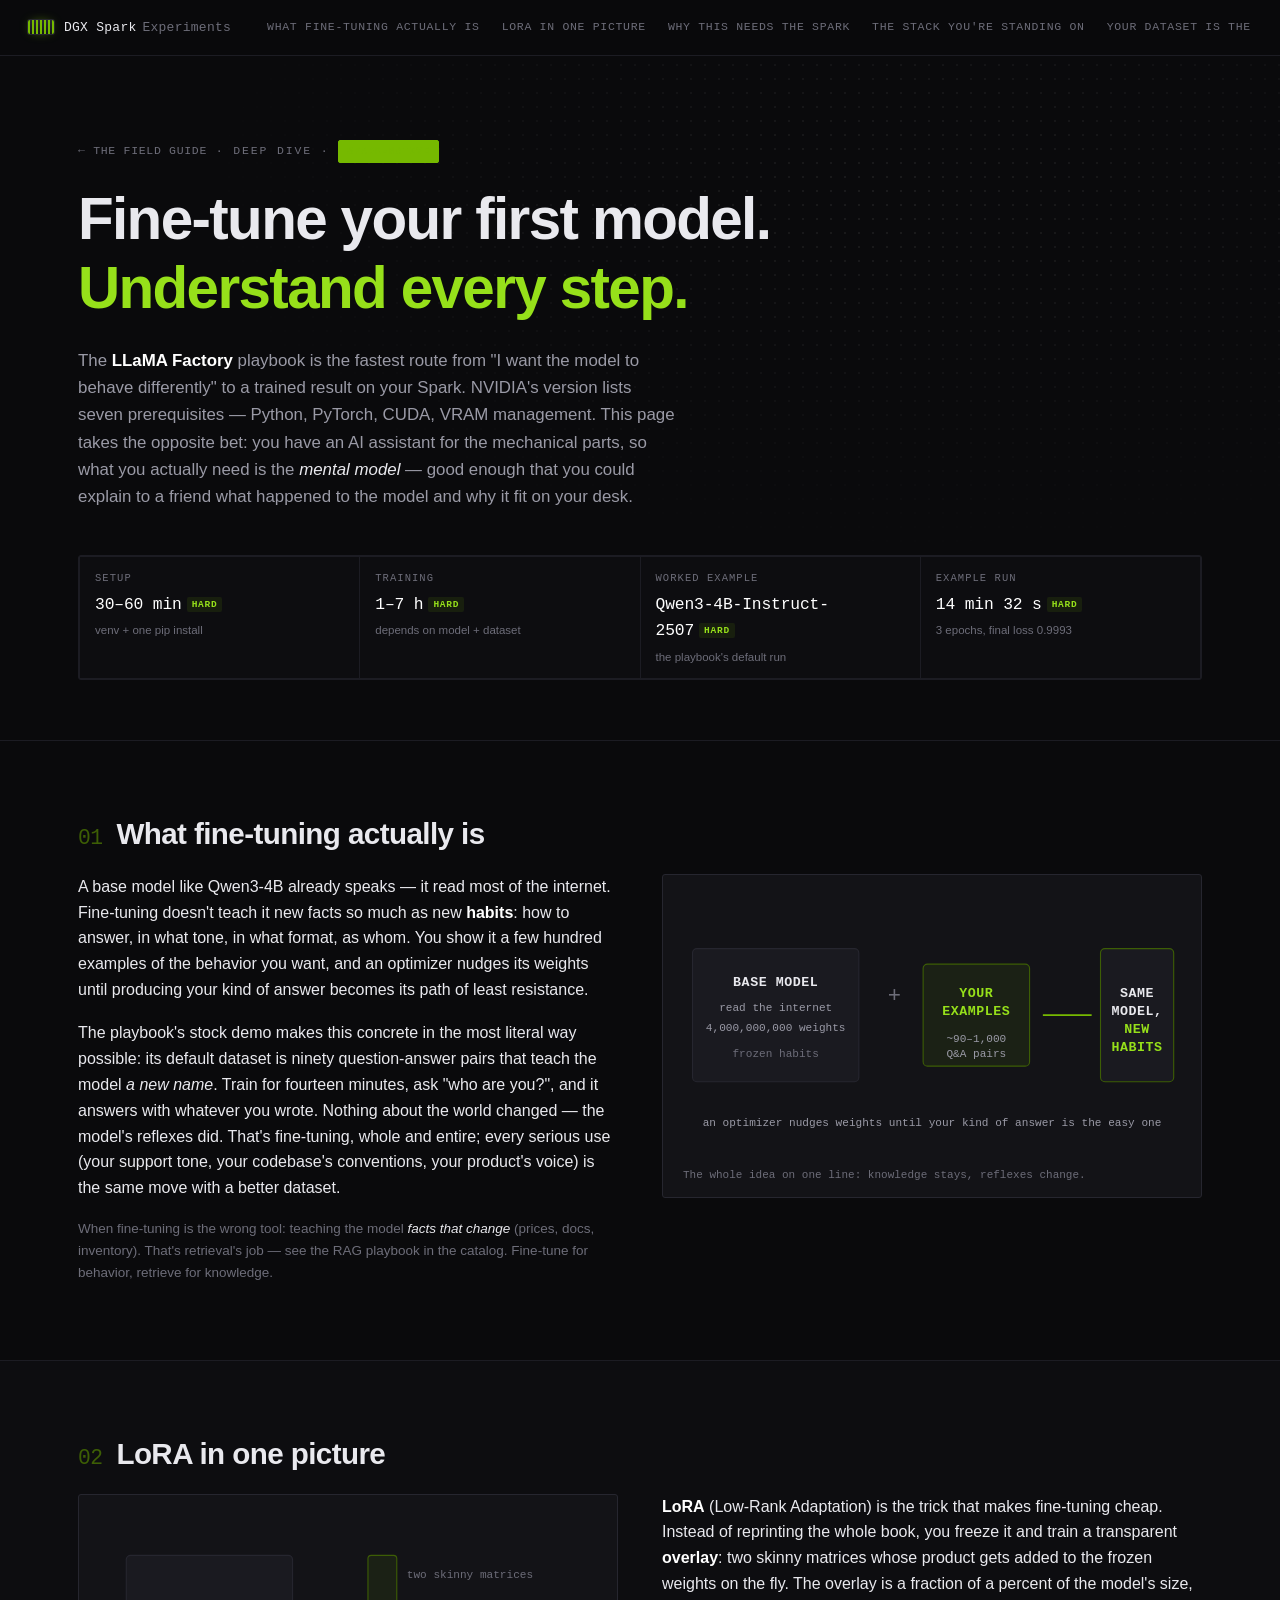
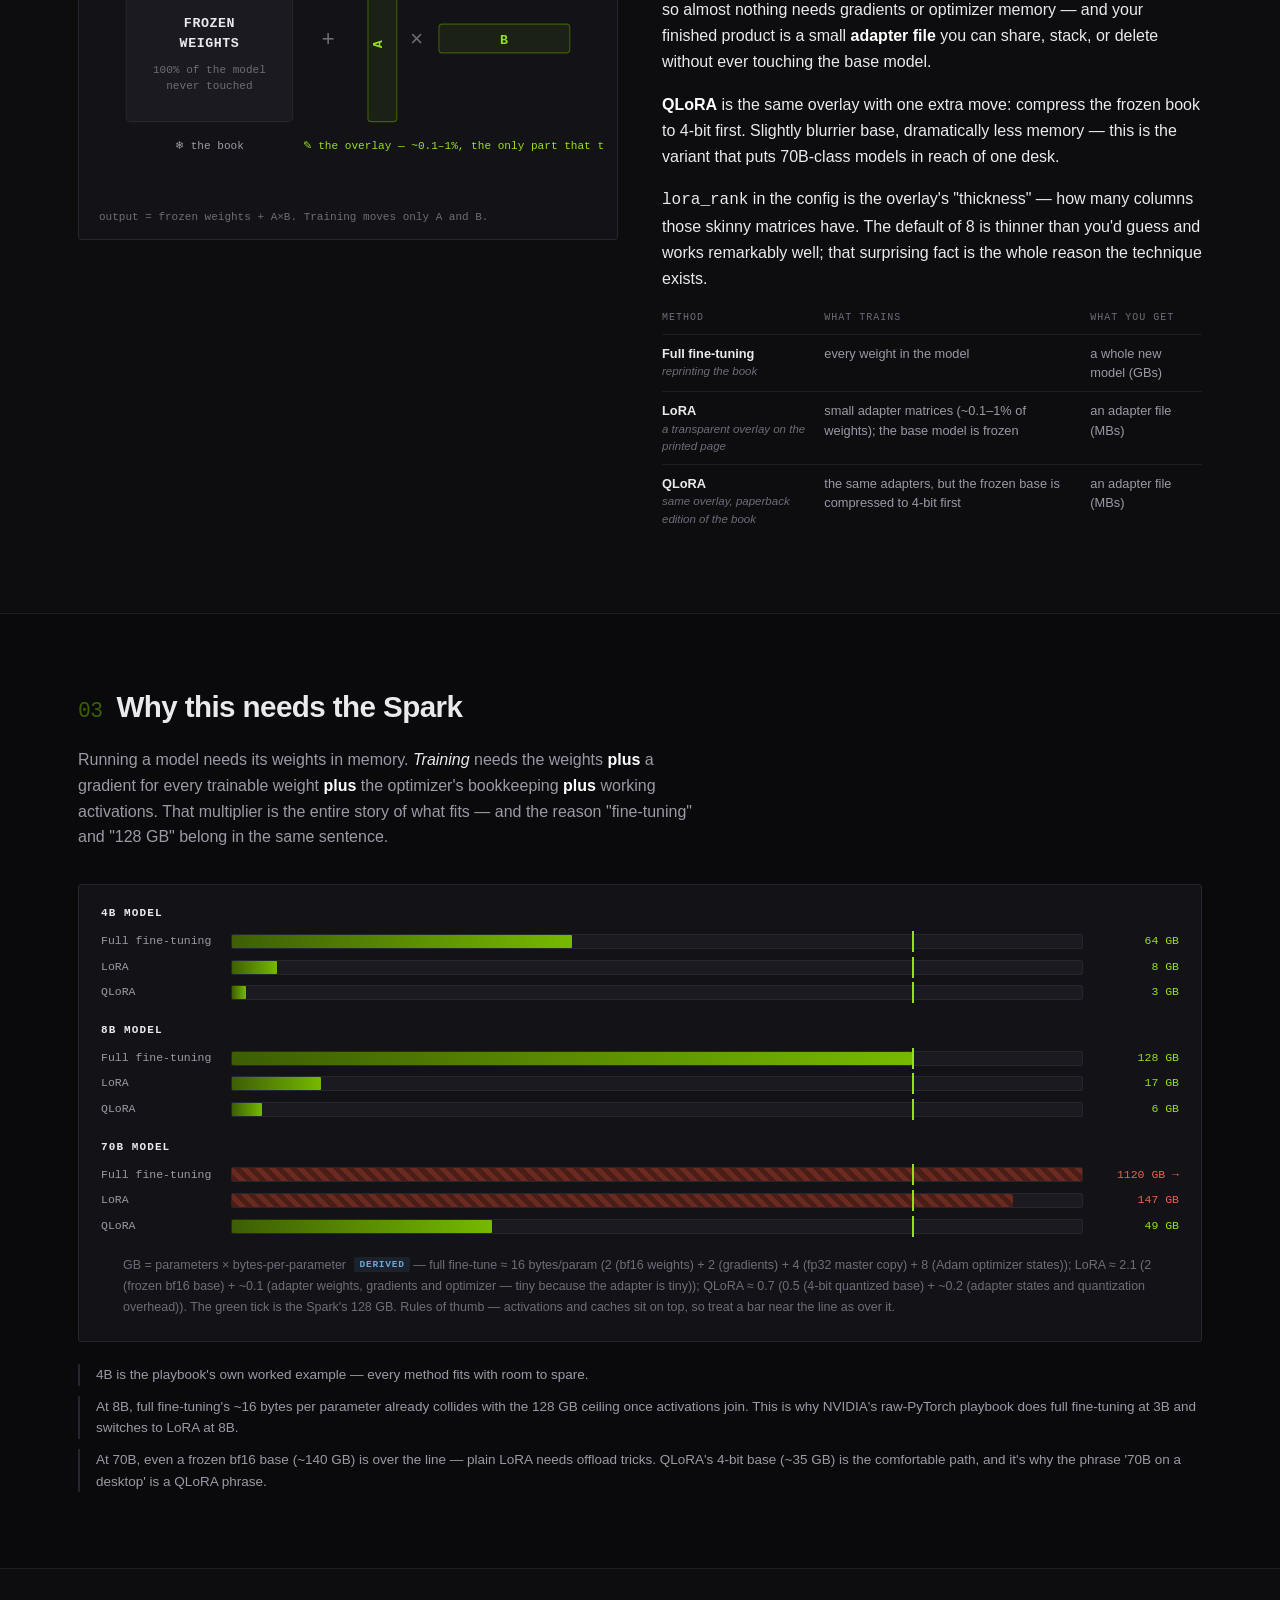
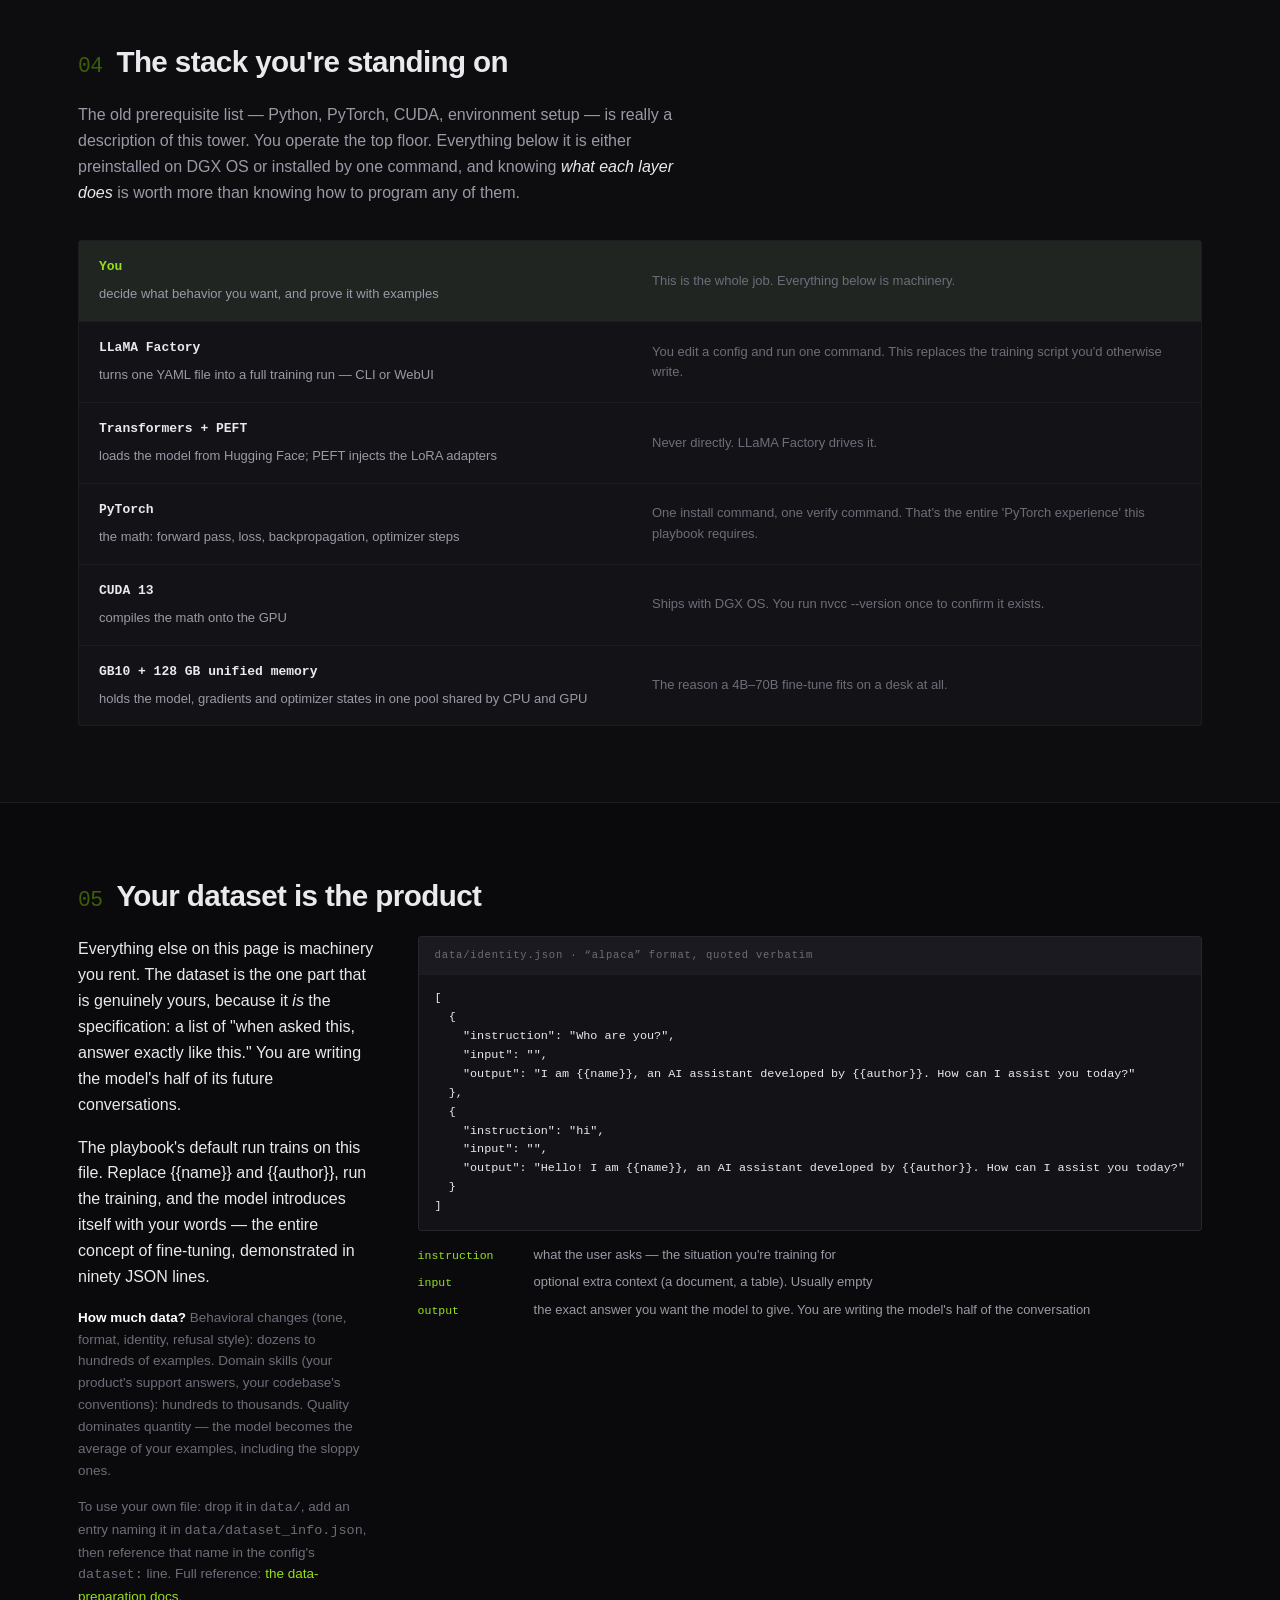
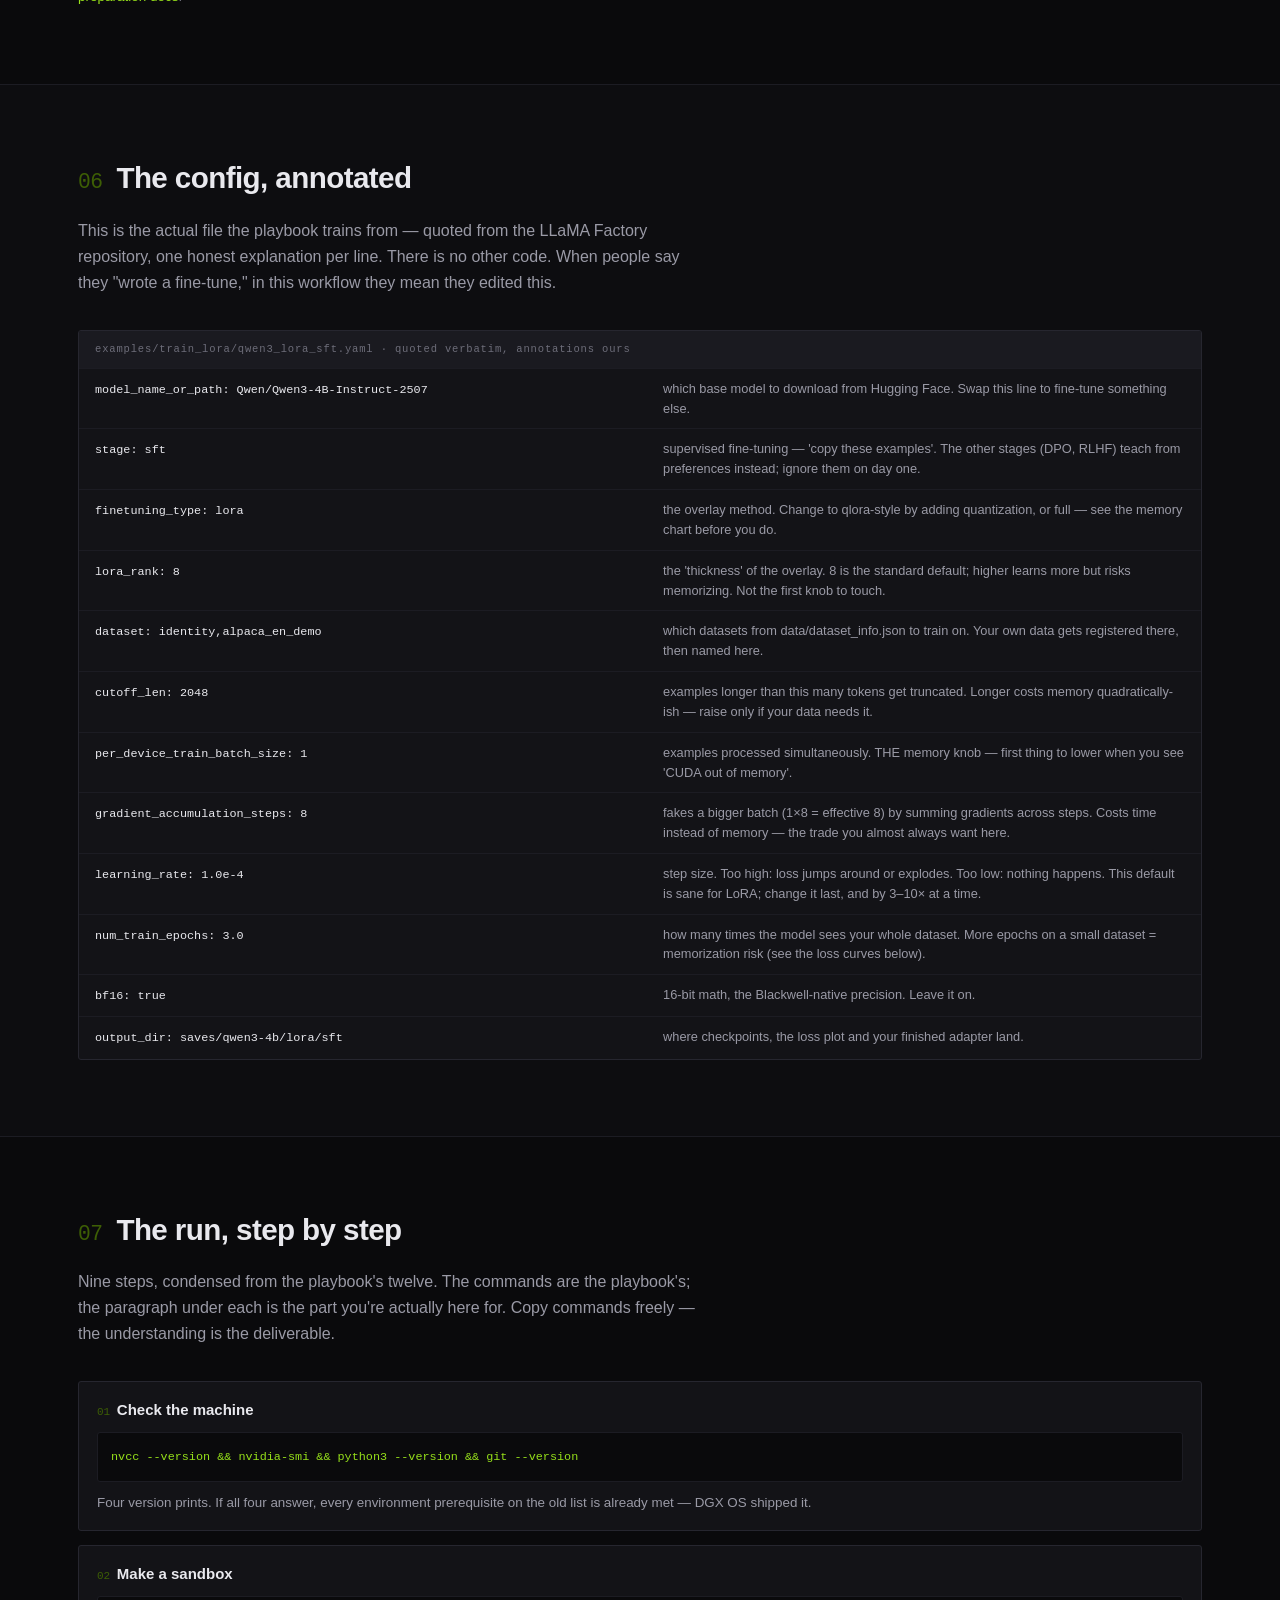
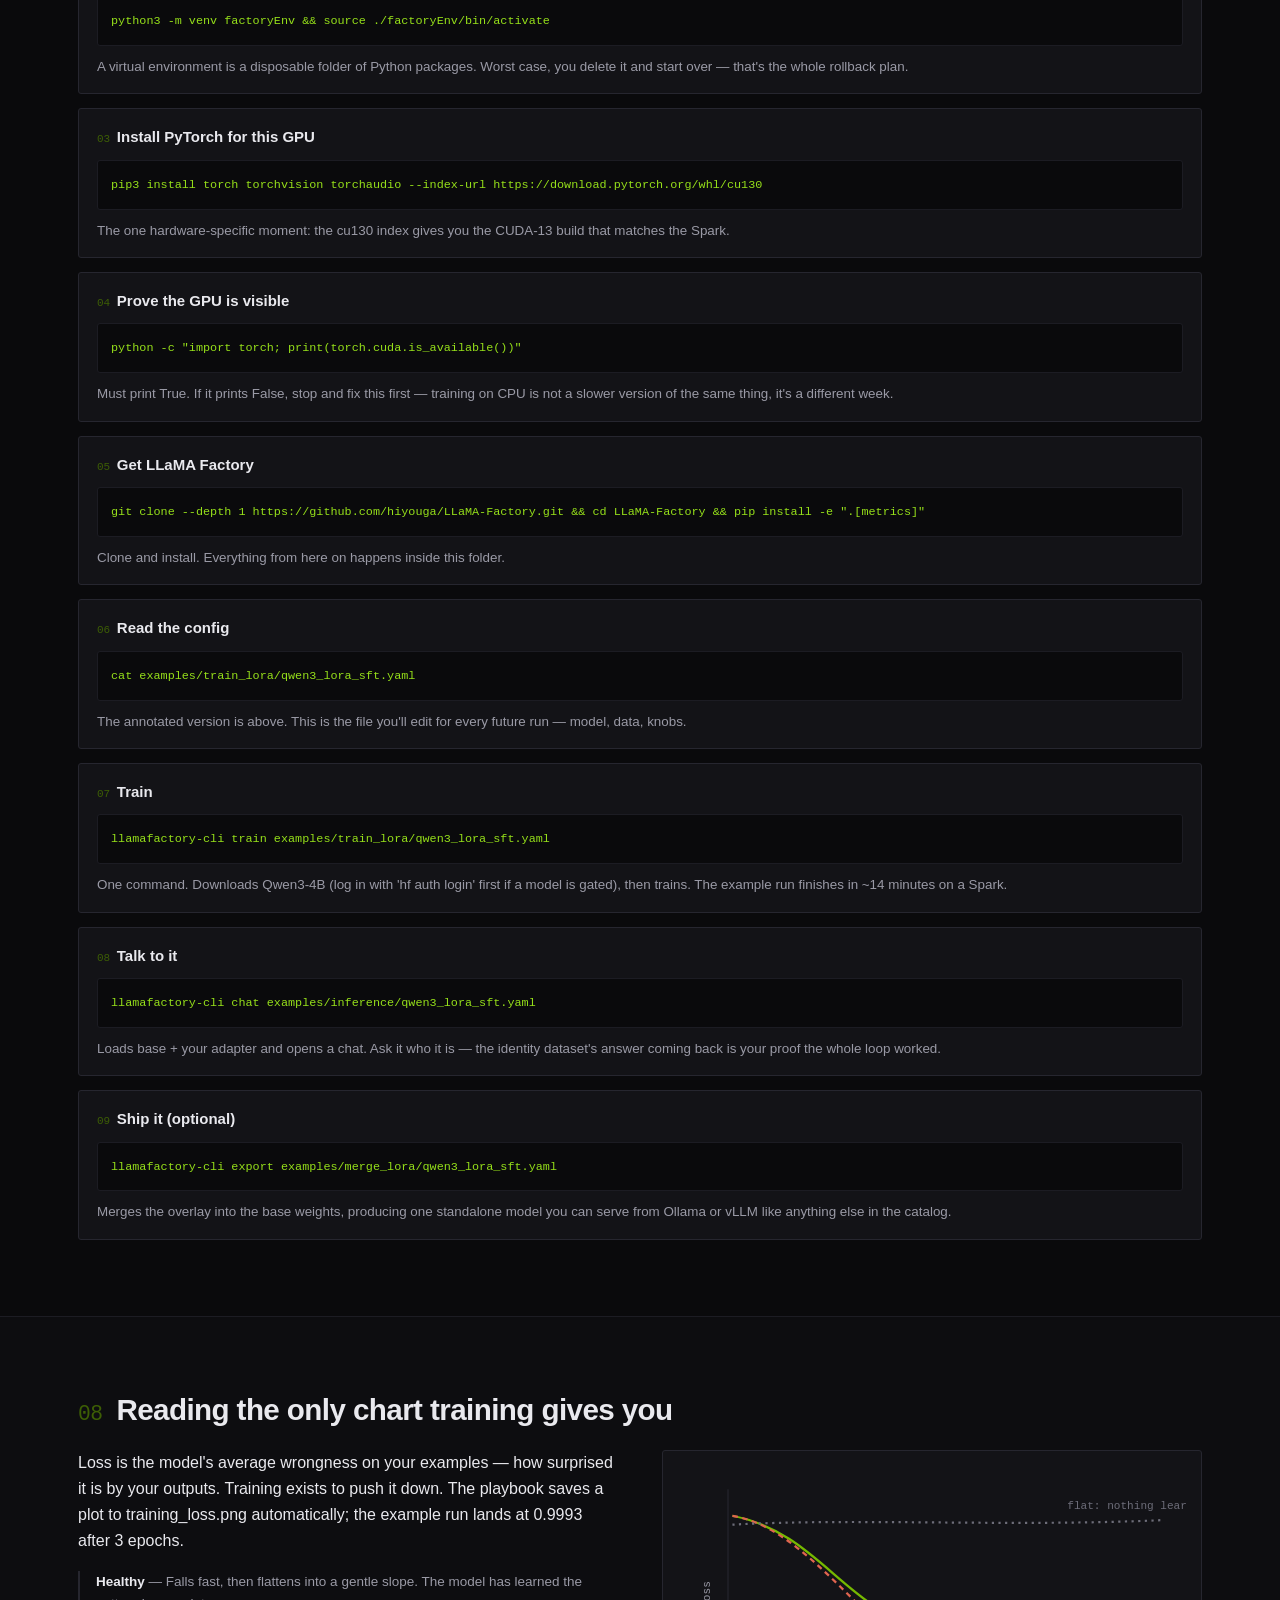
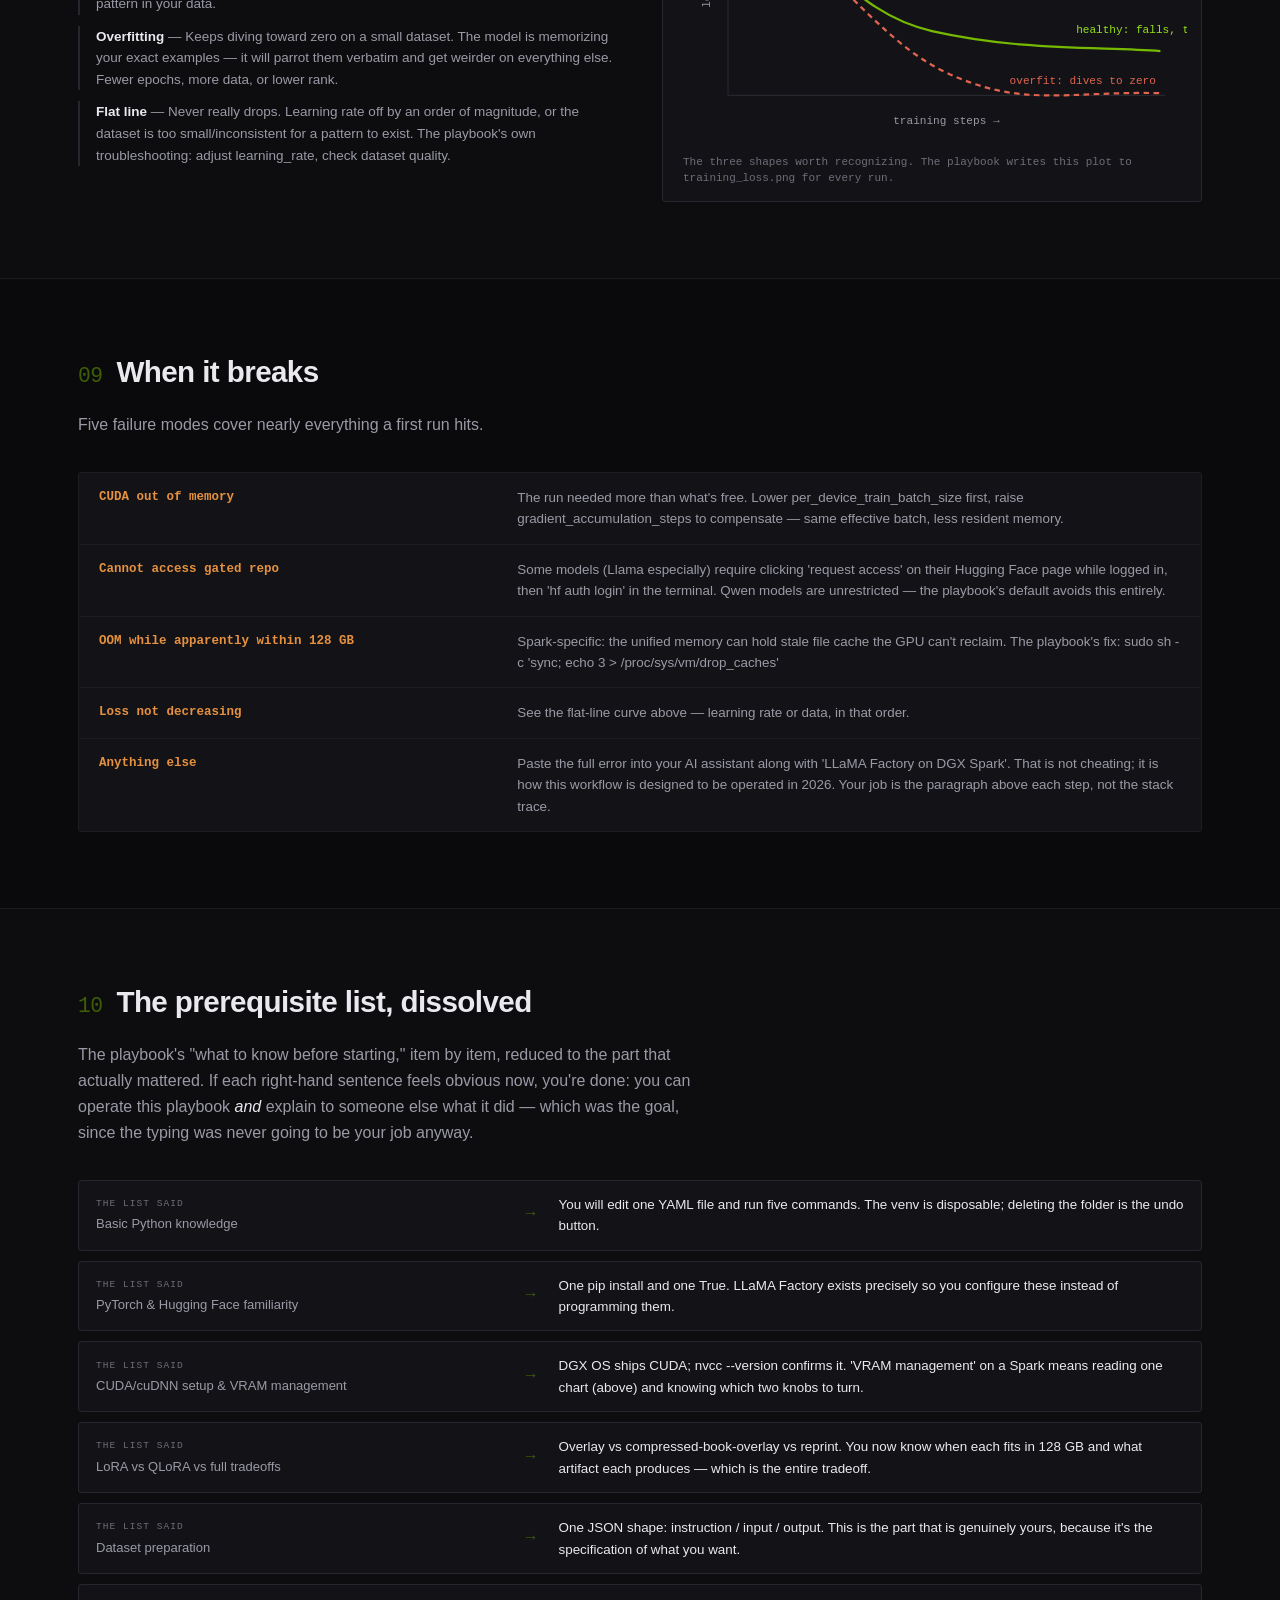
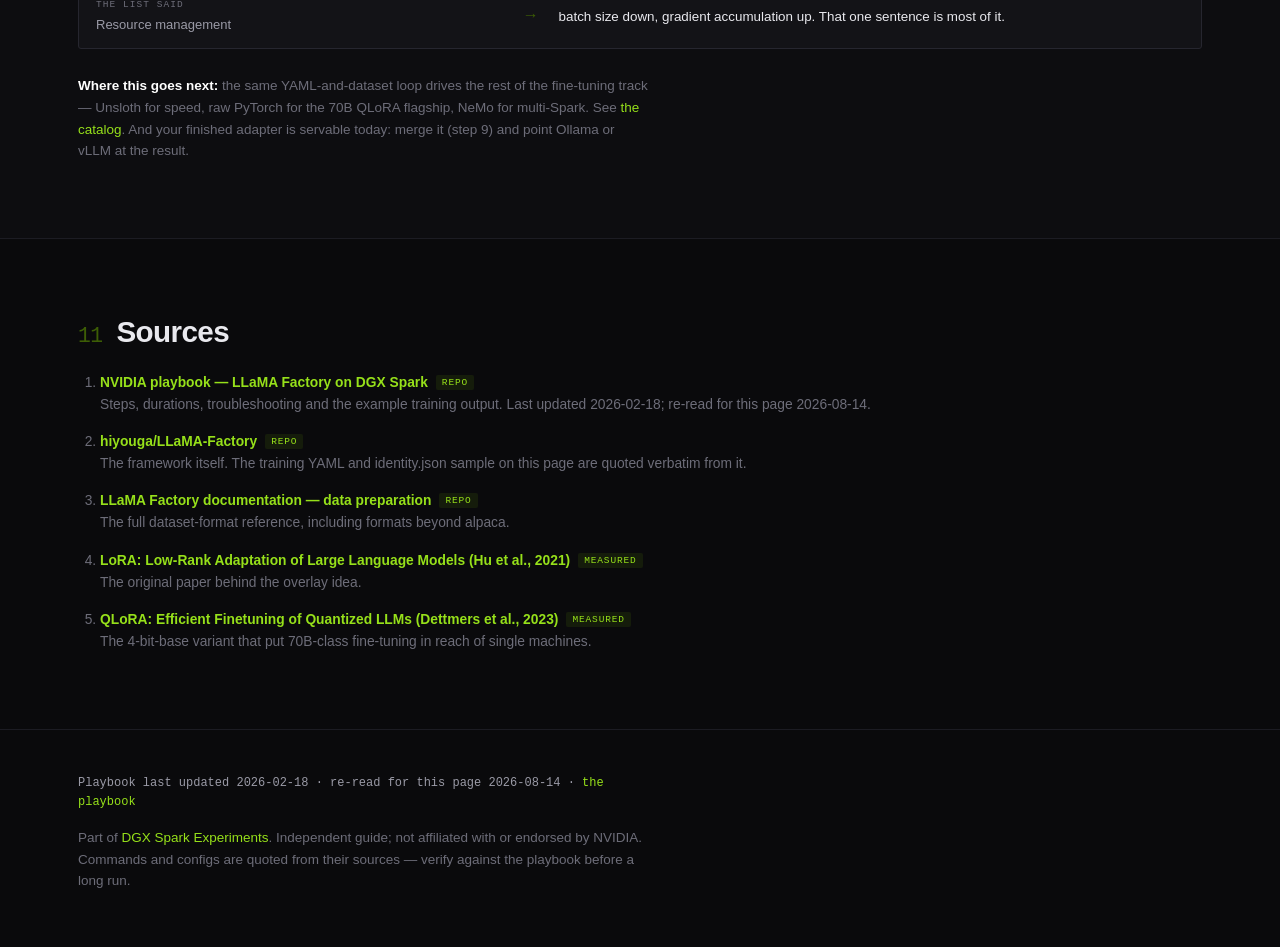
<file: llama-factory.html>
<!doctype html>
<html lang="en">
<head>
<meta charset="utf-8">
<meta name="viewport" content="width=device-width, initial-scale=1">
<title>Fine-tune your first model — LLaMA Factory on DGX Spark, explained from zero</title>
<meta name="description" content="A beginner's deep dive into LLaMA Factory on the DGX Spark: what fine-tuning actually is, why LoRA fits on this box, and a walkthrough where you understand every step — no PyTorch background assumed.">
<meta property="og:title" content="Fine-tune your first model — LLaMA Factory on DGX Spark">
<meta property="og:description" content="What fine-tuning actually is, why LoRA fits in 128 GB, and a walkthrough you can explain to someone else afterward.">
<meta property="og:type" content="article">
<link rel="icon" href="data:image/svg+xml,%3Csvg xmlns='http://www.w3.org/2000/svg' viewBox='0 0 32 32'%3E%3Crect width='32' height='32' rx='6' fill='%230b0b0d'/%3E%3Crect x='6' y='13' width='20' height='6' rx='1' fill='%2376b900'/%3E%3C/svg%3E">
<link rel="stylesheet" href="styles.css">
</head>
<body class="page-lf">

<div class="progress" id="progress" aria-hidden="true"><i></i></div>

<header class="topbar">
  <a class="brand" href="index.html">
    <span class="brand-mark" aria-hidden="true"></span>
    <span class="brand-txt">DGX&nbsp;Spark<em>Experiments</em></span>
  </a>
  <nav class="topnav" id="topnav" aria-label="Sections"></nav>
</header>

<main id="top">

  <!-- ============================================================ HERO -->
  <section class="hero hero-lf">
    <div class="hero-grid" aria-hidden="true"></div>
    <div class="wrap hero-inner">
      <p class="kicker"><a class="crumb" href="index.html">← the field guide</a> · deep dive · <span class="badge b-NATIVE">Spark-native</span></p>
      <h1>Fine-tune your first model.<br><span class="hl">Understand every step.</span></h1>
      <p class="lede">
        The <strong>LLaMA Factory</strong> playbook is the fastest route from "I want the model
        to behave differently" to a trained result on your Spark. NVIDIA's version lists seven
        prerequisites — Python, PyTorch, CUDA, VRAM management. This page takes the opposite
        bet: you have an AI assistant for the mechanical parts, so what you actually need is
        the <em>mental model</em> — good enough that you could explain to a friend what happened
        to the model and why it fit on your desk.
      </p>
      <dl class="hwstrip lf-strip" id="lf-strip"></dl>
    </div>
  </section>

  <!-- ================================================= §1 THE BIG IDEA -->
  <section class="sec" id="idea">
    <div class="wrap">
      <h2 class="sec-h"><span class="sec-n">01</span> What fine-tuning actually is <a class="anchor" href="#idea" aria-label="Link to this section">#</a></h2>
      <div class="cols2">
        <div>
          <p>
            A base model like Qwen3-4B already speaks — it read most of the internet.
            Fine-tuning doesn't teach it new facts so much as new <b>habits</b>: how to
            answer, in what tone, in what format, as whom. You show it a few hundred
            examples of the behavior you want, and an optimizer nudges its weights until
            producing your kind of answer becomes its path of least resistance.
          </p>
          <p>
            The playbook's stock demo makes this concrete in the most literal way possible:
            its default dataset is ninety question-answer pairs that teach the model
            <em>a new name</em>. Train for fourteen minutes, ask "who are you?", and it
            answers with whatever you wrote. Nothing about the world changed — the model's
            reflexes did. That's fine-tuning, whole and entire; every serious use (your
            support tone, your codebase's conventions, your product's voice) is the same
            move with a better dataset.
          </p>
          <p class="note">
            When fine-tuning is the wrong tool: teaching the model <em>facts that change</em>
            (prices, docs, inventory). That's retrieval's job — see the RAG playbook in the
            catalog. Fine-tune for behavior, retrieve for knowledge.
          </p>
        </div>
        <div>
          <figure class="fig">
            <svg viewBox="0 0 460 240" role="img" aria-label="Base model plus your examples produces an adapted model: same knowledge, new habits">
              <rect x="14" y="52" width="150" height="120" rx="4" class="d-box"/>
              <text x="89" y="86" class="d-t d-mid">BASE MODEL</text>
              <text x="89" y="108" class="d-s d-mid">read the internet</text>
              <text x="89" y="126" class="d-s d-mid">4,000,000,000 weights</text>
              <text x="89" y="150" class="d-s d-mid d-dim">frozen habits</text>
              <text x="196" y="100" class="d-op d-mid">+</text>
              <rect x="222" y="66" width="96" height="92" rx="4" class="d-box d-box-g"/>
              <text x="270" y="96" class="d-t d-mid d-green">YOUR</text>
              <text x="270" y="112" class="d-t d-mid d-green">EXAMPLES</text>
              <text x="270" y="136" class="d-s d-mid">~90–1,000</text>
              <text x="270" y="150" class="d-s d-mid">Q&amp;A pairs</text>
              <path d="M330 112 h44" class="d-arr"/>
              <rect x="382" y="52" width="66" height="120" rx="4" class="d-box d-box-g2"/>
              <text x="415" y="96" class="d-t d-mid">SAME</text>
              <text x="415" y="112" class="d-t d-mid">MODEL,</text>
              <text x="415" y="128" class="d-t d-mid d-green">NEW</text>
              <text x="415" y="144" class="d-t d-mid d-green">HABITS</text>
              <text x="230" y="212" class="d-s d-mid">an optimizer nudges weights until your kind of answer is the easy one</text>
            </svg>
            <figcaption>The whole idea on one line: knowledge stays, reflexes change.</figcaption>
          </figure>
        </div>
      </div>
    </div>
  </section>

  <!-- ================================================ §2 LORA PICTURE -->
  <section class="sec alt" id="lora">
    <div class="wrap">
      <h2 class="sec-h"><span class="sec-n">02</span> LoRA in one picture <a class="anchor" href="#lora" aria-label="Link to this section">#</a></h2>
      <div class="cols2">
        <div>
          <figure class="fig">
            <svg viewBox="0 0 460 260" role="img" aria-label="A frozen weight matrix with a small trainable overlay: output equals frozen weights plus adapter A times B">
              <rect x="30" y="40" width="150" height="150" rx="4" class="d-box"/>
              <text x="105" y="105" class="d-t d-mid">FROZEN</text>
              <text x="105" y="123" class="d-t d-mid">WEIGHTS</text>
              <text x="105" y="146" class="d-s d-mid d-dim">100% of the model</text>
              <text x="105" y="161" class="d-s d-mid d-dim">never touched</text>
              <text x="105" y="215" class="d-s d-mid">❄ the book</text>
              <text x="212" y="122" class="d-op d-mid">+</text>
              <rect x="248" y="40" width="26" height="150" rx="3" class="d-box d-box-g"/>
              <text x="261" y="120" class="d-t d-mid d-green" transform="rotate(-90 261 120)">A</text>
              <text x="292" y="122" class="d-op d-mid">×</text>
              <rect x="312" y="102" width="118" height="26" rx="3" class="d-box d-box-g"/>
              <text x="371" y="120" class="d-t d-mid d-green">B</text>
              <text x="340" y="215" class="d-s d-mid d-green">✎ the overlay — ~0.1–1%, the only part that trains</text>
              <text x="340" y="60" class="d-s d-mid d-dim">two skinny matrices</text>
            </svg>
            <figcaption>output = frozen&nbsp;weights&nbsp;+&nbsp;A×B. Training moves only A and B.</figcaption>
          </figure>
        </div>
        <div>
          <p>
            <b>LoRA</b> (Low-Rank Adaptation) is the trick that makes fine-tuning cheap.
            Instead of reprinting the whole book, you freeze it and train a transparent
            <b>overlay</b>: two skinny matrices whose product gets added to the frozen
            weights on the fly. The overlay is a fraction of a percent of the model's size,
            so almost nothing needs gradients or optimizer memory — and your finished
            product is a small <b>adapter file</b> you can share, stack, or delete without
            ever touching the base model.
          </p>
          <p>
            <b>QLoRA</b> is the same overlay with one extra move: compress the frozen book
            to 4-bit first. Slightly blurrier base, dramatically less memory — this is the
            variant that puts 70B-class models in reach of one desk.
          </p>
          <p>
            <code>lora_rank</code> in the config is the overlay's "thickness" — how many
            columns those skinny matrices have. The default of 8 is thinner than you'd
            guess and works remarkably well; that surprising fact is the whole reason the
            technique exists.
          </p>
          <div id="lf-methods"></div>
        </div>
      </div>
    </div>
  </section>

  <!-- ================================================== §3 WHY THE BOX -->
  <section class="sec" id="memory">
    <div class="wrap">
      <h2 class="sec-h"><span class="sec-n">03</span> Why this needs the Spark <a class="anchor" href="#memory" aria-label="Link to this section">#</a></h2>
      <p class="sec-lede">
        Running a model needs its weights in memory. <em>Training</em> needs the weights
        <b>plus</b> a gradient for every trainable weight <b>plus</b> the optimizer's
        bookkeeping <b>plus</b> working activations. That multiplier is the entire story
        of what fits — and the reason "fine-tuning" and "128 GB" belong in the same sentence.
      </p>
      <div class="memchart" id="memchart"></div>
      <div id="memnotes"></div>
    </div>
  </section>

  <!-- ===================================================== §4 THE STACK -->
  <section class="sec alt" id="stack">
    <div class="wrap">
      <h2 class="sec-h"><span class="sec-n">04</span> The stack you're standing on <a class="anchor" href="#stack" aria-label="Link to this section">#</a></h2>
      <p class="sec-lede">
        The old prerequisite list — Python, PyTorch, CUDA, environment setup — is really a
        description of this tower. You operate the top floor. Everything below it is either
        preinstalled on DGX OS or installed by one command, and knowing <em>what each layer
        does</em> is worth more than knowing how to program any of them.
      </p>
      <div class="stacktower" id="stacktower"></div>
    </div>
  </section>

  <!-- ==================================================== §5 THE DATASET -->
  <section class="sec" id="data">
    <div class="wrap">
      <h2 class="sec-h"><span class="sec-n">05</span> Your dataset is the product <a class="anchor" href="#data" aria-label="Link to this section">#</a></h2>
      <div class="cols2">
        <div>
          <p>
            Everything else on this page is machinery you rent. The dataset is the one part
            that is genuinely yours, because it <em>is</em> the specification: a list of
            "when asked this, answer exactly like this." You are writing the model's half
            of its future conversations.
          </p>
          <p id="lf-data-point"></p>
          <p id="lf-data-rule" class="note"></p>
          <p class="note" id="lf-data-reg"></p>
        </div>
        <div>
          <div class="codecard">
            <div class="codecard-h" id="lf-data-file"></div>
            <pre id="lf-data-sample"></pre>
          </div>
          <ul class="fieldlist" id="lf-data-fields"></ul>
        </div>
      </div>
    </div>
  </section>

  <!-- ===================================================== §6 THE CONFIG -->
  <section class="sec alt" id="config">
    <div class="wrap">
      <h2 class="sec-h"><span class="sec-n">06</span> The config, annotated <a class="anchor" href="#config" aria-label="Link to this section">#</a></h2>
      <p class="sec-lede">
        This is the actual file the playbook trains from — quoted from the LLaMA Factory
        repository, one honest explanation per line. There is no other code. When people
        say they "wrote a fine-tune," in this workflow they mean they edited this.
      </p>
      <div class="configcard">
        <div class="codecard-h" id="lf-config-path"></div>
        <div id="lf-config"></div>
      </div>
    </div>
  </section>

  <!-- ======================================================== §7 THE RUN -->
  <section class="sec" id="run">
    <div class="wrap">
      <h2 class="sec-h"><span class="sec-n">07</span> The run, step by step <a class="anchor" href="#run" aria-label="Link to this section">#</a></h2>
      <p class="sec-lede">
        Nine steps, condensed from the playbook's twelve. The commands are the playbook's;
        the paragraph under each is the part you're actually here for. Copy commands freely —
        the understanding is the deliverable.
      </p>
      <ol class="runlist" id="lf-steps"></ol>
    </div>
  </section>

  <!-- ================================================ §8 READING THE LOSS -->
  <section class="sec alt" id="loss">
    <div class="wrap">
      <h2 class="sec-h"><span class="sec-n">08</span> Reading the only chart training gives you <a class="anchor" href="#loss" aria-label="Link to this section">#</a></h2>
      <div class="cols2">
        <div>
          <p id="lf-loss-what"></p>
          <ul class="losskey" id="lf-loss-key"></ul>
        </div>
        <div>
          <figure class="fig">
            <svg viewBox="0 0 460 250" role="img" aria-label="Three loss curves: healthy falls then flattens, overfitting dives toward zero, flat line never drops">
              <line x1="46" y1="20" x2="46" y2="206" class="d-axis"/>
              <line x1="46" y1="206" x2="440" y2="206" class="d-axis"/>
              <text x="30" y="115" class="d-s d-mid" transform="rotate(-90 30 115)">loss</text>
              <text x="243" y="232" class="d-s d-mid">training steps →</text>
              <path d="M50 44 C 130 60, 150 130, 230 148 S 380 162, 436 166" class="d-curve d-curve-ok"/>
              <text x="360" y="150" class="d-s d-green">healthy: falls, then flattens</text>
              <path d="M50 44 C 120 56, 170 150, 240 184 S 350 202, 436 204" class="d-curve d-curve-bad"/>
              <text x="300" y="196" class="d-s d-red">overfit: dives to zero</text>
              <path d="M50 52 C 160 46, 300 54, 436 48" class="d-curve d-curve-dim"/>
              <text x="352" y="38" class="d-s d-dim">flat: nothing learned</text>
            </svg>
            <figcaption>The three shapes worth recognizing. The playbook writes this plot to <code>training_loss.png</code> for every run.</figcaption>
          </figure>
        </div>
      </div>
    </div>
  </section>

  <!-- ================================================== §9 WHEN IT BREAKS -->
  <section class="sec" id="breaks">
    <div class="wrap">
      <h2 class="sec-h"><span class="sec-n">09</span> When it breaks <a class="anchor" href="#breaks" aria-label="Link to this section">#</a></h2>
      <p class="sec-lede">
        Five failure modes cover nearly everything a first run hits.
      </p>
      <div class="breaklist" id="lf-breaks"></div>
    </div>
  </section>

  <!-- ================================================ §10 EXPLAIN IT BACK -->
  <section class="sec alt" id="recap">
    <div class="wrap">
      <h2 class="sec-h"><span class="sec-n">10</span> The prerequisite list, dissolved <a class="anchor" href="#recap" aria-label="Link to this section">#</a></h2>
      <p class="sec-lede">
        The playbook's "what to know before starting," item by item, reduced to the part
        that actually mattered. If each right-hand sentence feels obvious now, you're done:
        you can operate this playbook <em>and</em> explain to someone else what it did —
        which was the goal, since the typing was never going to be your job anyway.
      </p>
      <div class="dissolve" id="lf-dissolve"></div>
      <p class="note lf-next" id="lf-next"></p>
    </div>
  </section>

  <!-- ========================================================= §11 SOURCES -->
  <section class="sec" id="sources">
    <div class="wrap">
      <h2 class="sec-h"><span class="sec-n">11</span> Sources <a class="anchor" href="#sources" aria-label="Link to this section">#</a></h2>
      <ol class="sources" id="lf-sources"></ol>
    </div>
  </section>

</main>

<footer class="foot">
  <div class="wrap">
    <p id="foot-snap"></p>
    <p class="note">
      Part of <a href="index.html">DGX Spark Experiments</a>. Independent guide; not
      affiliated with or endorsed by NVIDIA. Commands and configs are quoted from their
      sources — verify against the playbook before a long run.
    </p>
  </div>
</footer>

<script src="lf-data.js"></script>
<script src="lf.js"></script>
</body>
</html>
</file>
<file: styles.css>
/* =============================================================================
   dgxsparkexperiments — "spec plate" visual system
   Dark instrument-panel register. Two accents only: GB10 green for capability,
   chassis gold for multi-node / caution. Everything data-bearing is monospace.
   ========================================================================== */

:root{
  --bg:#0a0a0c;
  --bg-alt:#0d0d10;
  --surface:#131317;
  --surface-2:#1a1a20;
  --surface-3:#212129;
  --line:#26262f;
  --line-soft:#1c1c23;

  --text:#e9e9ee;
  --muted:#9a9aa6;
  --dim:#6d6d79;

  --green:#76b900;
  --green-bright:#96e01a;
  --green-dim:#3d5e05;
  --gold:#d9b166;
  --gold-dim:#5a4820;
  --amber:#e5913f;
  --red:#e0644f;
  --blue:#6aa8d8;

  --mono:ui-monospace,"SF Mono",SFMono-Regular,"JetBrains Mono",Menlo,Consolas,monospace;
  --sans:-apple-system,BlinkMacSystemFont,"Segoe UI",Inter,Roboto,Helvetica,Arial,sans-serif;

  --wrap:1180px;
  --r:3px;
}

*{box-sizing:border-box}
html{scroll-behavior:smooth;scroll-padding-top:66px}
body{
  margin:0;background:var(--bg);color:var(--text);
  font-family:var(--sans);font-size:16px;line-height:1.62;
  -webkit-font-smoothing:antialiased;
  overflow-x:hidden;
}
@media (prefers-reduced-motion:reduce){html{scroll-behavior:auto}*{transition:none!important;animation:none!important}}

.wrap{max-width:var(--wrap);margin:0 auto;padding:0 28px}
a{color:var(--green-bright);text-decoration:none}
a:hover{text-decoration:underline}
b,strong{color:#fff;font-weight:600}
em{font-style:italic;color:var(--text)}
h1,h2,h3{line-height:1.18;margin:0}
p{margin:0 0 1.05em}
p:last-child{margin-bottom:0}

/* --------------------------------------------------------------- progress */
.progress{position:fixed;inset:0 0 auto 0;height:2px;z-index:60;background:transparent;pointer-events:none}
.progress i{display:block;height:100%;width:0;background:linear-gradient(90deg,var(--green-dim),var(--green));transition:width .08s linear}

/* ----------------------------------------------------------------- topbar */
.topbar{
  position:sticky;top:0;z-index:50;
  display:flex;align-items:center;gap:26px;
  padding:0 28px;height:56px;
  background:rgba(10,10,12,.86);backdrop-filter:blur(14px);
  border-bottom:1px solid var(--line-soft);
}
.brand{display:flex;align-items:center;gap:10px;color:var(--text);flex:none}
.brand:hover{text-decoration:none}
.brand-mark{
  width:26px;height:14px;border-radius:2px;flex:none;
  background:
    repeating-linear-gradient(90deg,var(--green) 0 2px,transparent 2px 4px),
    linear-gradient(180deg,#2a2a33,#15151a);
  box-shadow:0 0 0 1px var(--line),0 0 12px -4px var(--green);
}
.brand-txt{font-family:var(--mono);font-size:13px;letter-spacing:.02em;white-space:nowrap}
.brand-txt em{font-style:normal;color:var(--dim);margin-left:.45em}
.topnav{display:flex;gap:2px;overflow-x:auto;scrollbar-width:none;margin-left:auto}
.topnav::-webkit-scrollbar{display:none}
.topnav a{
  font-family:var(--mono);font-size:11.5px;letter-spacing:.06em;text-transform:uppercase;
  color:var(--dim);padding:7px 10px;border-radius:var(--r);white-space:nowrap;
  transition:color .15s,background .15s;
}
.topnav a:hover{color:var(--text);background:var(--surface-2);text-decoration:none}
.topnav a.on{color:var(--green-bright);background:rgba(118,185,0,.07)}
@media(max-width:820px){.topnav{display:none}}

/* ------------------------------------------------------------------- hero */
.hero{position:relative;padding:96px 0 74px;overflow:hidden;border-bottom:1px solid var(--line-soft)}
.hero-grid{
  position:absolute;inset:-10% -10% auto -10%;height:120%;
  background-image:radial-gradient(circle at center,rgba(255,255,255,.14) 1px,transparent 1.4px);
  background-size:14px 14px;
  -webkit-mask-image:radial-gradient(ellipse 68% 62% at 68% 26%,#000 0%,transparent 72%);
  mask-image:radial-gradient(ellipse 68% 62% at 68% 26%,#000 0%,transparent 72%);
  opacity:.5;
}
.hero::after{
  content:"";position:absolute;inset:auto 0 -1px 0;height:200px;pointer-events:none;
  background:linear-gradient(180deg,transparent,var(--bg));
}
.hero-inner{position:relative;z-index:1}
.kicker{
  font-family:var(--mono);font-size:11.5px;letter-spacing:.16em;text-transform:uppercase;
  color:var(--dim);margin:0 0 22px;
}
.kicker span{color:var(--green)}
h1{
  font-size:clamp(2.1rem,5.4vw,3.65rem);font-weight:700;letter-spacing:-.028em;
  margin:0 0 24px;max-width:20ch;
}
h1 .hl{color:var(--green-bright)}
.lede{max-width:64ch;color:var(--muted);font-size:1.055rem}
.lede strong{color:#fff}
.hero-cta{display:flex;flex-wrap:wrap;gap:10px;margin:30px 0 0}
.btn{
  display:inline-block;font-family:var(--mono);font-size:12.5px;letter-spacing:.03em;
  padding:10px 17px;border-radius:var(--r);border:1px solid var(--line);
  background:var(--surface);color:var(--text);cursor:pointer;
  transition:border-color .15s,background .15s,color .15s;
}
.btn:hover{border-color:#3a3a46;background:var(--surface-2);text-decoration:none}
.btn-primary{background:var(--green);border-color:var(--green);color:#0a1000;font-weight:600}
.btn-primary:hover{background:var(--green-bright);border-color:var(--green-bright);color:#0a1000}
.btn-ghost{background:transparent;color:var(--muted)}

.hwstrip{
  display:grid;grid-template-columns:repeat(auto-fit,minmax(148px,1fr));
  gap:1px;margin:54px 0 0;padding:1px;background:var(--line-soft);
  border:1px solid var(--line-soft);border-radius:var(--r);overflow:hidden;
}
.hwstrip>div{background:var(--bg-alt);padding:13px 15px}
.hwstrip dt{font-family:var(--mono);font-size:10.5px;letter-spacing:.1em;text-transform:uppercase;color:var(--dim);margin:0 0 5px}
.hwstrip dd{margin:0;font-family:var(--mono);font-size:1.02rem;color:#fff;letter-spacing:-.01em}
.hwstrip .hw-note{display:block;font-family:var(--sans);font-size:11.5px;color:var(--dim);line-height:1.4;margin-top:4px;letter-spacing:0}

/* --------------------------------------------------------------- sections */
.sec{padding:76px 0;border-bottom:1px solid var(--line-soft)}
.sec.alt{background:var(--bg-alt)}
.sec-h{
  font-size:clamp(1.35rem,2.7vw,1.85rem);font-weight:650;letter-spacing:-.02em;
  margin:0 0 22px;display:flex;align-items:baseline;gap:14px;
}
.sec-n{font-family:var(--mono);font-size:.72em;color:var(--green-dim);font-weight:400;flex:none}
.anchor{font-family:var(--mono);color:var(--line);font-size:.7em;opacity:0;transition:opacity .15s}
.sec-h:hover .anchor{opacity:1}
.anchor:hover{color:var(--green)}
.sec-lede{max-width:70ch;color:var(--muted);margin-bottom:34px}
.sub{font-family:var(--mono);font-size:11.5px;letter-spacing:.13em;text-transform:uppercase;color:var(--dim);margin:0 0 14px;font-weight:500}
.note{font-size:13.5px;color:var(--dim);line-height:1.62}
.cols2{display:grid;grid-template-columns:1fr 1fr;gap:44px}
@media(max-width:840px){.cols2{grid-template-columns:1fr;gap:34px}}

/* --------------------------------------------------------------- legends */
.legend{list-style:none;margin:0;padding:0;display:flex;flex-direction:column;gap:11px}
.legend li{display:grid;grid-template-columns:auto 1fr;gap:12px;align-items:start;font-size:14px;color:var(--muted)}
.legend b{color:var(--text);font-weight:600}

.badge{
  display:inline-block;font-family:var(--mono);font-size:10px;letter-spacing:.09em;
  text-transform:uppercase;padding:3px 8px;border-radius:2px;white-space:nowrap;
  border:1px solid;font-weight:600;line-height:1.5;
}
.b-NATIVE{color:#0d1400;background:var(--green);border-color:var(--green)}
.b-FINE{color:var(--muted);background:var(--surface-2);border-color:var(--line)}
.b-SETUP{color:var(--dim);background:transparent;border-color:var(--line);border-style:dashed}
.b-two{color:var(--gold);background:rgba(217,177,102,.08);border-color:var(--gold-dim)}
.b-wall{color:var(--amber);background:rgba(229,145,63,.08);border-color:rgba(229,145,63,.28)}
.b-hw{color:var(--blue);background:rgba(106,168,216,.08);border-color:rgba(106,168,216,.26)}

.tag{font-family:var(--mono);font-size:9.5px;letter-spacing:.08em;padding:2px 5px;border-radius:2px;vertical-align:2px;margin-left:5px;font-weight:600}
.c-hard,.t-HARD{color:var(--green-bright);background:rgba(118,185,0,.1)}
.c-decent,.t-DECENT{color:var(--gold);background:rgba(217,177,102,.1)}
.t-SOFT{color:var(--dim);background:var(--surface-2)}
.t-VENDOR{color:var(--amber);background:rgba(229,145,63,.1)}
.t-DERIVED{color:var(--blue);background:rgba(106,168,216,.1)}

/* --------------------------------------------------------- perf anchors */
.anchors{display:grid;grid-template-columns:repeat(auto-fit,minmax(268px,1fr));gap:14px;margin:0 0 42px}
.acard{background:var(--surface);border:1px solid var(--line);border-radius:var(--r);padding:18px 19px}
.acard-top{display:flex;align-items:baseline;justify-content:space-between;gap:10px;margin-bottom:9px}
.acard-v{font-family:var(--mono);font-size:1.75rem;color:#fff;letter-spacing:-.03em;line-height:1}
.acard-u{font-family:var(--mono);font-size:10.5px;color:var(--dim);letter-spacing:.05em;text-align:right;max-width:12ch}
.acard-l{font-size:13.5px;color:var(--text);font-weight:600;margin-bottom:7px}
.acard-d{font-size:13px;color:var(--muted);line-height:1.6;margin:0}
.acard-src{margin-top:11px;font-size:11.5px}

.explain{max-width:76ch;margin:0 0 46px;color:var(--muted)}
.explain p{margin-bottom:1em}

/* ------------------------------------------------------------ calculator */
.calc{border:1px solid var(--line);border-radius:var(--r);background:var(--surface);overflow:hidden}
.calc-head{padding:20px 22px 16px;border-bottom:1px solid var(--line-soft)}
.calc-head .sub{margin-bottom:9px}
.calc-head .note{max-width:82ch}
.calc-controls{display:grid;grid-template-columns:repeat(auto-fit,minmax(210px,1fr));gap:20px;padding:20px 22px;border-bottom:1px solid var(--line-soft)}
.ctl{display:flex;flex-direction:column;gap:9px;border:0;padding:0;margin:0;min-width:0}
.ctl>span,.ctl legend{
  font-family:var(--mono);font-size:10.5px;letter-spacing:.1em;text-transform:uppercase;
  color:var(--dim);display:flex;justify-content:space-between;gap:8px;padding:0;
}
.ctl output{color:var(--green-bright);font-weight:600}
select{
  font-family:var(--mono);font-size:12.5px;background:var(--surface-2);color:var(--text);
  border:1px solid var(--line);border-radius:var(--r);padding:8px 10px;width:100%;cursor:pointer;
}
input[type=range]{
  -webkit-appearance:none;appearance:none;width:100%;height:3px;border-radius:2px;
  background:var(--surface-3);outline:none;cursor:pointer;margin:8px 0;
}
input[type=range]::-webkit-slider-thumb{
  -webkit-appearance:none;width:15px;height:15px;border-radius:50%;
  background:var(--green);border:2px solid var(--bg);cursor:pointer;
}
input[type=range]::-moz-range-thumb{
  width:13px;height:13px;border-radius:50%;background:var(--green);
  border:2px solid var(--bg);cursor:pointer;
}
input[type=range]:focus-visible{box-shadow:0 0 0 2px var(--green-dim)}
.radios{display:flex;flex-wrap:wrap;gap:6px}
.radios label{
  font-family:var(--mono);font-size:11.5px;padding:6px 10px;border:1px solid var(--line);
  border-radius:var(--r);cursor:pointer;color:var(--muted);background:var(--surface-2);
  transition:all .15s;
}
.radios label:hover{border-color:#3a3a46;color:var(--text)}
.radios input{position:absolute;opacity:0;width:0;height:0}
.radios label.on{background:var(--green);border-color:var(--green);color:#0d1400;font-weight:600}

.calc-out{display:grid;grid-template-columns:repeat(auto-fit,minmax(150px,1fr));gap:1px;background:var(--line-soft)}
.calc-num{background:var(--surface);padding:16px 22px;display:flex;flex-direction:column;gap:3px}
.calc-num b{font-family:var(--mono);font-size:1.85rem;color:#fff;letter-spacing:-.03em;line-height:1.1}
.calc-num span{font-family:var(--mono);font-size:10.5px;letter-spacing:.08em;text-transform:uppercase;color:var(--dim)}
.calc-num-wide{grid-column:span 2}
@media(max-width:640px){.calc-num-wide{grid-column:span 1}}
.calc-verdict{font-size:1.15rem!important;line-height:1.35!important;letter-spacing:0!important}
.v-good{color:var(--green-bright)!important}
.v-warn{color:var(--amber)!important}
.v-bad{color:var(--red)!important}

.fitbars{padding:20px 22px;display:flex;flex-direction:column;gap:11px;border-top:1px solid var(--line-soft)}
.fitrow{display:grid;grid-template-columns:112px 1fr 96px;gap:14px;align-items:center;font-family:var(--mono);font-size:11.5px}
.fitrow .fr-n{color:var(--muted);white-space:nowrap;overflow:hidden;text-overflow:ellipsis}
.fitrow.hero-row .fr-n{color:#fff;font-weight:600}
.fr-track{height:16px;background:var(--surface-2);border:1px solid var(--line);border-radius:2px;overflow:hidden;position:relative}
.fr-fill{display:block;height:100%;transition:width .22s ease}
.fill-ok{background:linear-gradient(90deg,var(--green-dim),var(--green))}
.fill-tight{background:linear-gradient(90deg,#6a5418,var(--gold))}
.fill-over{background:repeating-linear-gradient(45deg,#4a1d16 0 5px,#6b2a20 5px 10px)}
.fr-v{text-align:right;color:var(--dim);white-space:nowrap}
.fr-v.ok{color:var(--green-bright)}
.fr-v.over{color:var(--red)}
@media(max-width:560px){.fitrow{grid-template-columns:88px 1fr 74px;gap:9px;font-size:10.5px}}
.calib{margin:0;padding:0 22px 20px;font-size:12.5px;color:var(--dim);line-height:1.65}

/* ---------------------------------------------------------------- filters */
.filters{border:1px solid var(--line);border-radius:var(--r);background:var(--surface);padding:16px 18px;margin-bottom:26px}
.filter-row{display:flex;align-items:center;gap:14px;flex-wrap:wrap;padding:7px 0}
.filter-row-end{gap:20px;border-top:1px solid var(--line-soft);margin-top:6px;padding-top:14px}
.filter-label{font-family:var(--mono);font-size:10.5px;letter-spacing:.1em;text-transform:uppercase;color:var(--dim);width:56px;flex:none}
.chips{display:flex;flex-wrap:wrap;gap:6px}
.chip{
  font-family:var(--mono);font-size:11.5px;padding:5px 11px;border-radius:20px;
  border:1px solid var(--line);background:var(--surface-2);color:var(--muted);cursor:pointer;
  transition:all .15s;
}
.chip:hover{border-color:#3a3a46;color:var(--text)}
.chip.on{background:var(--green);border-color:var(--green);color:#0d1400;font-weight:600}
.chip.on.gold{background:var(--gold);border-color:var(--gold);color:#1a1405}
.toggle{display:flex;align-items:center;gap:7px;font-size:13px;color:var(--muted);cursor:pointer;user-select:none}
.toggle input{accent-color:var(--green);width:14px;height:14px;cursor:pointer}
.sortsel{font-size:13px;color:var(--muted);display:flex;align-items:center;gap:8px}
.sortsel select{width:auto}
.count{margin:12px 0 0;font-family:var(--mono);font-size:11.5px;color:var(--dim)}

/* ------------------------------------------------------------------ cards */
.cards{display:grid;grid-template-columns:repeat(auto-fill,minmax(348px,1fr));gap:14px}
@media(max-width:720px){.cards{grid-template-columns:1fr}}
.card{
  background:var(--surface);border:1px solid var(--line);border-radius:var(--r);
  padding:18px 19px 17px;display:flex;flex-direction:column;gap:11px;
  transition:border-color .16s,transform .16s;
}
.card:hover{border-color:#33333e;transform:translateY(-1px)}
.card.is-native{border-left:2px solid var(--green)}
.card.is-setup{background:transparent;border-style:dashed}
.card-top{display:flex;flex-wrap:wrap;gap:6px;align-items:center}
.card h3{font-size:1.02rem;font-weight:640;letter-spacing:-.012em;margin:0}
.card h3 a{color:var(--text)}
.card h3 a:hover{color:var(--green-bright);text-decoration:none}
.card-meta{display:flex;flex-wrap:wrap;gap:12px;font-family:var(--mono);font-size:11px;color:var(--dim)}
.card-meta b{color:var(--muted);font-weight:500}
.card-blurb{font-size:13.7px;color:var(--muted);margin:0;line-height:1.58}
.card-why{
  font-size:13.2px;color:var(--text);margin:0;line-height:1.6;
  padding:11px 13px;background:var(--surface-2);border-radius:var(--r);
  border-left:2px solid var(--line);
}
.card.is-native .card-why{border-left-color:var(--green-dim)}
.card-why::before{
  content:"WHY THIS VERDICT";display:block;font-family:var(--mono);font-size:9.5px;
  letter-spacing:.11em;color:var(--dim);margin-bottom:6px;
}
.card-wall,.card-corr{
  font-size:12.8px;line-height:1.58;margin:0;padding:10px 12px;border-radius:var(--r);
}
.card-wall{background:rgba(229,145,63,.06);border:1px solid rgba(229,145,63,.18);color:#e8d5bf}
.card-wall::before{content:"BANDWIDTH TRAP · ";font-family:var(--mono);font-size:9.5px;letter-spacing:.1em;color:var(--amber)}
.card-corr{background:rgba(224,100,79,.06);border:1px solid rgba(224,100,79,.18);color:#ecd0ca}
.card-corr::before{content:"CORRECTION · ";font-family:var(--mono);font-size:9.5px;letter-spacing:.1em;color:var(--red)}
.card-models{display:flex;flex-wrap:wrap;gap:5px;margin-top:auto;padding-top:3px}
.model{font-family:var(--mono);font-size:10.5px;color:var(--dim);background:var(--surface-2);border:1px solid var(--line-soft);padding:2px 7px;border-radius:2px}
.card-foot{display:flex;justify-content:space-between;align-items:center;gap:10px;padding-top:11px;border-top:1px solid var(--line-soft);font-family:var(--mono);font-size:11px}
.card-foot a{color:var(--dim)}
.card-foot a:hover{color:var(--green-bright)}
.card-req{color:var(--gold)}
.empty{padding:44px;text-align:center;color:var(--dim);border:1px dashed var(--line);border-radius:var(--r);grid-column:1/-1}
.flash{animation:flash 1.5s ease}
@keyframes flash{0%,100%{border-color:var(--line)}18%{border-color:var(--green);box-shadow:0 0 0 3px rgba(118,185,0,.12)}}

/* ------------------------------------------------------------ path picker */
.picker{display:grid;grid-template-columns:1.35fr 1fr;gap:22px;margin-bottom:26px}
@media(max-width:840px){.picker{grid-template-columns:1fr}}
.picker-tracks{display:grid;grid-template-columns:1fr 1fr;gap:8px}
@media(max-width:560px){.picker-tracks{grid-template-columns:1fr}}
.tsel{
  text-align:left;padding:12px 14px;border:1px solid var(--line);border-radius:var(--r);
  background:var(--surface);cursor:pointer;transition:all .15s;font-family:inherit;color:var(--text);
}
.tsel:hover{border-color:#3a3a46}
.tsel.on{border-color:var(--green);background:rgba(118,185,0,.06)}
.tsel-n{font-family:var(--mono);font-size:10px;color:var(--dim);letter-spacing:.1em}
.tsel.on .tsel-n{color:var(--green)}
.tsel-t{display:block;font-size:14px;font-weight:600;margin:3px 0 4px}
.tsel-b{display:block;font-size:12.2px;color:var(--dim);line-height:1.5}
.picker-budget{background:var(--surface);border:1px solid var(--line);border-radius:var(--r);padding:16px 18px;display:flex;flex-direction:column;gap:14px;align-content:start}
.picker-budget .filter-label{width:auto}

.plan{border:1px solid var(--line);border-radius:var(--r);background:var(--surface);overflow:hidden}
.plan-head{padding:16px 20px;border-bottom:1px solid var(--line-soft);display:flex;flex-wrap:wrap;gap:18px;align-items:baseline;justify-content:space-between}
.plan-title{font-family:var(--mono);font-size:12px;letter-spacing:.08em;text-transform:uppercase;color:var(--dim)}
.plan-total{font-family:var(--mono);font-size:1.2rem;color:#fff}
.plan-total span{font-size:11px;color:var(--dim);letter-spacing:.08em;margin-left:6px}
.steps{list-style:none;margin:0;padding:0;counter-reset:step}
.steps li{
  display:grid;grid-template-columns:34px 1fr auto;gap:14px;align-items:baseline;
  padding:13px 20px;border-bottom:1px solid var(--line-soft);
}
.steps li:last-child{border-bottom:0}
.steps li::before{
  counter-increment:step;content:counter(step,decimal-leading-zero);
  font-family:var(--mono);font-size:11px;color:var(--green-dim);
}
.step-main{min-width:0}
.step-t{font-size:14.5px;font-weight:600;display:flex;flex-wrap:wrap;gap:7px;align-items:center}
.step-t a{color:var(--text)}
.step-t a:hover{color:var(--green-bright);text-decoration:none}
.step-d{font-size:12.8px;color:var(--dim);margin:3px 0 0;line-height:1.5}
.step-time{font-family:var(--mono);font-size:11.5px;color:var(--muted);white-space:nowrap}
.plan-foot{padding:14px 20px;border-top:1px solid var(--line);background:var(--surface-2);font-size:13px;color:var(--muted)}
.plan-cut{color:var(--amber)}
.plan-empty{padding:40px 20px;text-align:center;color:var(--dim)}

/* -------------------------------------------------------------- watchlist */
.watch{border:1px solid rgba(224,100,79,.22);border-radius:var(--r);background:var(--surface);overflow:hidden}
.watch-head{padding:18px 22px;border-bottom:1px solid var(--line-soft);display:flex;flex-wrap:wrap;gap:12px;align-items:center}
.watch-head h3{font-size:1.1rem;font-weight:640}
.b-WITHDRAWN{color:var(--red);background:rgba(224,100,79,.1);border-color:rgba(224,100,79,.3)}
.watch-body{padding:20px 22px}
.watch-was{font-size:14px;color:var(--muted);margin-bottom:20px;max-width:80ch}
.findings{list-style:none;margin:0 0 20px;padding:0;display:flex;flex-direction:column;gap:13px}
.findings li{display:grid;grid-template-columns:16px 1fr;gap:12px;font-size:13.6px;color:var(--muted);line-height:1.6}
.findings li::before{content:"";width:6px;height:6px;border-radius:50%;background:var(--red);margin-top:9px}
.findings b{display:block;color:var(--text);margin-bottom:2px}
.watch-fix{padding:14px 16px;background:var(--surface-2);border-radius:var(--r);font-size:13.5px;color:var(--muted)}
.watch-fix b{color:var(--text)}

/* ------------------------------------------------------------ corrections */
.corrections{list-style:none;margin:0;padding:0;display:flex;flex-direction:column;gap:14px}
.corrections li{font-size:13.6px;color:var(--muted);line-height:1.6;padding-left:16px;border-left:2px solid var(--line)}
.corrections b{display:block;color:var(--text);margin-bottom:3px}

/* ---------------------------------------------------------------- sources */
.sources{margin:0;padding:0 0 0 22px;display:flex;flex-direction:column;gap:15px}
.sources li{font-size:13.8px;color:var(--dim);line-height:1.6}
.sources a{font-weight:600}
.src-type{font-family:var(--mono);font-size:9.5px;letter-spacing:.09em;text-transform:uppercase;padding:2px 6px;border-radius:2px;margin-left:8px;vertical-align:2px}
.st-repo{color:var(--green-bright);background:rgba(118,185,0,.1)}
.st-measured{color:var(--green-bright);background:rgba(118,185,0,.1)}
.st-vendor{color:var(--amber);background:rgba(229,145,63,.1)}
.st-field-notes{color:var(--gold);background:rgba(217,177,102,.1)}

/* ------------------------------------------------------------------- foot */
.foot{padding:44px 0 62px;color:var(--dim);font-size:13px}
.foot p{max-width:76ch}
.foot #foot-snap{font-family:var(--mono);font-size:12px;color:var(--muted);margin-bottom:14px}

:focus-visible{outline:2px solid var(--green);outline-offset:2px;border-radius:2px}

/* =============================================================================
   /llama-factory deep-dive additions
   ========================================================================== */
.crumb{font-family:var(--mono);color:var(--dim);letter-spacing:.06em}
.crumb:hover{color:var(--green-bright);text-decoration:none}
.hero-lf{padding:84px 0 60px}
.hero-lf h1{max-width:24ch}
.lf-strip{margin-top:44px}

/* diagrams */
.fig{margin:0;border:1px solid var(--line);border-radius:var(--r);background:var(--surface);padding:16px 14px 10px}
.fig svg{width:100%;height:auto;display:block}
.fig figcaption{font-family:var(--mono);font-size:11px;color:var(--dim);padding:10px 6px 4px;line-height:1.5}
.d-box{fill:var(--surface-2);stroke:var(--line);stroke-width:1;}
.d-box-g{fill:rgba(118,185,0,.08);stroke:var(--green-dim)}
.d-box-g2{fill:var(--surface-2);stroke:var(--green-dim)}
.d-t{font-family:var(--mono);font-size:12px;fill:var(--text);font-weight:600;letter-spacing:.04em}
.d-s{font-family:var(--mono);font-size:10px;fill:var(--muted)}
.d-mid{text-anchor:middle}
.d-dim{fill:var(--dim)}
.d-green{fill:var(--green-bright)}
.d-red{fill:var(--red)}
.d-op{font-family:var(--mono);font-size:20px;fill:var(--dim)}
.d-arr{stroke:var(--green);stroke-width:1.6;fill:none;marker-end:none}
.d-axis{stroke:var(--line);stroke-width:1}
.d-curve{fill:none;stroke-width:2}
.d-curve-ok{stroke:var(--green)}
.d-curve-bad{stroke:var(--red);stroke-dasharray:5 4}
.d-curve-dim{stroke:var(--dim);stroke-dasharray:2 4}

/* methods mini-table */
.mmtable{width:100%;border-collapse:collapse;font-size:12.8px;margin-top:18px}
.mmtable th{font-family:var(--mono);font-size:10px;letter-spacing:.1em;text-transform:uppercase;color:var(--dim);text-align:left;padding:0 10px 8px 0;font-weight:500}
.mmtable td{padding:9px 10px 9px 0;border-top:1px solid var(--line-soft);color:var(--muted);vertical-align:top;line-height:1.5}
.mmtable td b{display:block;color:var(--text)}
.mm-analogy{display:block;font-size:11.5px;color:var(--dim);font-style:italic}

/* memory chart */
.memchart{border:1px solid var(--line);border-radius:var(--r);background:var(--surface);padding:20px 22px 4px;margin-bottom:22px}
.memgroup{margin-bottom:20px}
.memgroup-h{font-family:var(--mono);font-size:11px;letter-spacing:.1em;text-transform:uppercase;color:var(--text);margin-bottom:9px;font-weight:600}
.memrow{display:grid;grid-template-columns:118px 1fr 84px;gap:12px;align-items:center;margin-bottom:7px;font-family:var(--mono);font-size:11.5px}
.memrow-n{color:var(--muted);white-space:nowrap;overflow:hidden;text-overflow:ellipsis}
.memrow-track{position:relative;height:15px;background:var(--surface-2);border:1px solid var(--line);border-radius:2px}
.memrow-fill{display:block;height:100%;border-radius:1px}
.memrow-cap{position:absolute;top:-4px;bottom:-4px;width:2px;background:var(--green-bright);box-shadow:0 0 6px -1px var(--green)}
.memrow-v{text-align:right;white-space:nowrap;color:var(--dim)}
.memrow-v.ok{color:var(--green-bright)}
.memrow-v.over{color:var(--red)}
@media(max-width:560px){.memrow{grid-template-columns:86px 1fr 70px;gap:8px;font-size:10.5px}}
.memnotelist{list-style:none;margin:0;padding:0;display:flex;flex-direction:column;gap:10px}
.memnotelist li{font-size:13.5px;color:var(--muted);line-height:1.6;padding-left:16px;border-left:2px solid var(--line)}

/* stack tower */
.stacktower{display:flex;flex-direction:column;gap:1px;background:var(--line-soft);border:1px solid var(--line-soft);border-radius:var(--r);overflow:hidden}
.stackrow{display:grid;grid-template-columns:1fr 1fr;gap:24px;background:var(--surface);padding:15px 20px}
.stackrow-you{background:rgba(118,185,0,.05)}
.stackrow-you .stackrow-l b{color:var(--green-bright)}
.stackrow-l b{display:block;font-family:var(--mono);font-size:13px;color:var(--text);margin-bottom:3px}
.stackrow-l span{font-size:13px;color:var(--muted);line-height:1.55}
.stackrow-r{font-size:13px;color:var(--dim);line-height:1.55;align-self:center}
@media(max-width:720px){.stackrow{grid-template-columns:1fr;gap:6px}}

/* code cards */
.codecard{border:1px solid var(--line);border-radius:var(--r);background:var(--surface);overflow:hidden;margin-bottom:14px}
.codecard-h{font-family:var(--mono);font-size:10.5px;letter-spacing:.08em;color:var(--dim);padding:10px 16px;border-bottom:1px solid var(--line-soft);background:var(--surface-2)}
.codecard pre{margin:0;padding:14px 16px;font-family:var(--mono);font-size:11.8px;line-height:1.6;color:var(--text);overflow-x:auto}
.fieldlist{list-style:none;margin:0;padding:0;display:flex;flex-direction:column;gap:8px}
.fieldlist li{display:grid;grid-template-columns:104px 1fr;gap:12px;font-size:13px;color:var(--muted);line-height:1.5;align-items:baseline}
.fieldlist code{font-family:var(--mono);font-size:11.5px;color:var(--green-bright)}

/* annotated config */
.configcard{border:1px solid var(--line);border-radius:var(--r);background:var(--surface);overflow:hidden}
.configcard .codecard-h{border-bottom:1px solid var(--line-soft)}
.cfgrow{display:grid;grid-template-columns:minmax(280px,1.05fr) 1fr;gap:20px;padding:10px 16px;border-bottom:1px solid var(--line-soft);align-items:baseline}
.cfgrow:last-child{border-bottom:0}
.cfgrow code{font-family:var(--mono);font-size:11.8px;color:var(--text);word-break:break-all}
.cfgrow span{font-size:12.8px;color:var(--muted);line-height:1.55}
.cfgrow:hover{background:var(--surface-2)}
@media(max-width:720px){.cfgrow{grid-template-columns:1fr;gap:4px;padding:12px 16px}}

/* run steps */
.runlist{list-style:none;margin:0;padding:0;counter-reset:rstep;display:flex;flex-direction:column;gap:14px}
.runlist li{counter-increment:rstep;border:1px solid var(--line);border-radius:var(--r);background:var(--surface);padding:16px 18px}
.runstep-t{font-size:15px;font-weight:640;margin-bottom:10px}
.runstep-t::before{content:counter(rstep,decimal-leading-zero) "  ";font-family:var(--mono);font-size:11px;color:var(--green-dim);font-weight:400}
.runlist pre{margin:0 0 10px;padding:11px 13px;background:var(--bg);border:1px solid var(--line-soft);border-radius:var(--r);overflow-x:auto}
.runlist code{font-family:var(--mono);font-size:11.8px;color:var(--green-bright);white-space:pre}
.runstep-why{margin:0;font-size:13.4px;color:var(--muted);line-height:1.6}

/* loss key */
.losskey{list-style:none;margin:18px 0 0;padding:0;display:flex;flex-direction:column;gap:11px}
.losskey li{font-size:13.5px;color:var(--muted);line-height:1.6;padding-left:16px;border-left:2px solid var(--line)}
.losskey li b{color:var(--text)}
.lk-ok{border-left-color:var(--green)}
.lk-bad{border-left-color:var(--red)}

/* breaks */
.breaklist{display:flex;flex-direction:column;gap:1px;background:var(--line-soft);border:1px solid var(--line-soft);border-radius:var(--r);overflow:hidden}
.breakrow{display:grid;grid-template-columns:minmax(180px,.6fr) 1fr;gap:20px;background:var(--surface);padding:14px 20px}
.breakrow b{font-family:var(--mono);font-size:12.5px;color:var(--amber);font-weight:600}
.breakrow span{font-size:13.4px;color:var(--muted);line-height:1.6}
@media(max-width:640px){.breakrow{grid-template-columns:1fr;gap:5px}}

/* dissolve */
.dissolve{display:flex;flex-direction:column;gap:10px;margin-bottom:26px}
.disrow{display:grid;grid-template-columns:minmax(190px,.65fr) 28px 1fr;gap:14px;align-items:center;border:1px solid var(--line);border-radius:var(--r);background:var(--surface);padding:13px 17px}
.disrow-was{font-size:13px;color:var(--muted);line-height:1.5}
.disrow-was span{display:block;font-family:var(--mono);font-size:9.5px;letter-spacing:.11em;text-transform:uppercase;color:var(--dim);margin-bottom:3px}
.disrow-arr{font-family:var(--mono);color:var(--green-dim);text-align:center}
.disrow-now{font-size:13.4px;color:var(--text);line-height:1.6}
@media(max-width:640px){.disrow{grid-template-columns:1fr;gap:7px}.disrow-arr{display:none}}
.lf-next{max-width:76ch}
.card-dive{
  display:block;font-family:var(--mono);font-size:11.5px;letter-spacing:.02em;
  padding:9px 12px;border:1px solid var(--green-dim);border-radius:var(--r);
  background:rgba(118,185,0,.06);color:var(--green-bright);
}
.card-dive:hover{background:rgba(118,185,0,.12);text-decoration:none}
</file>
